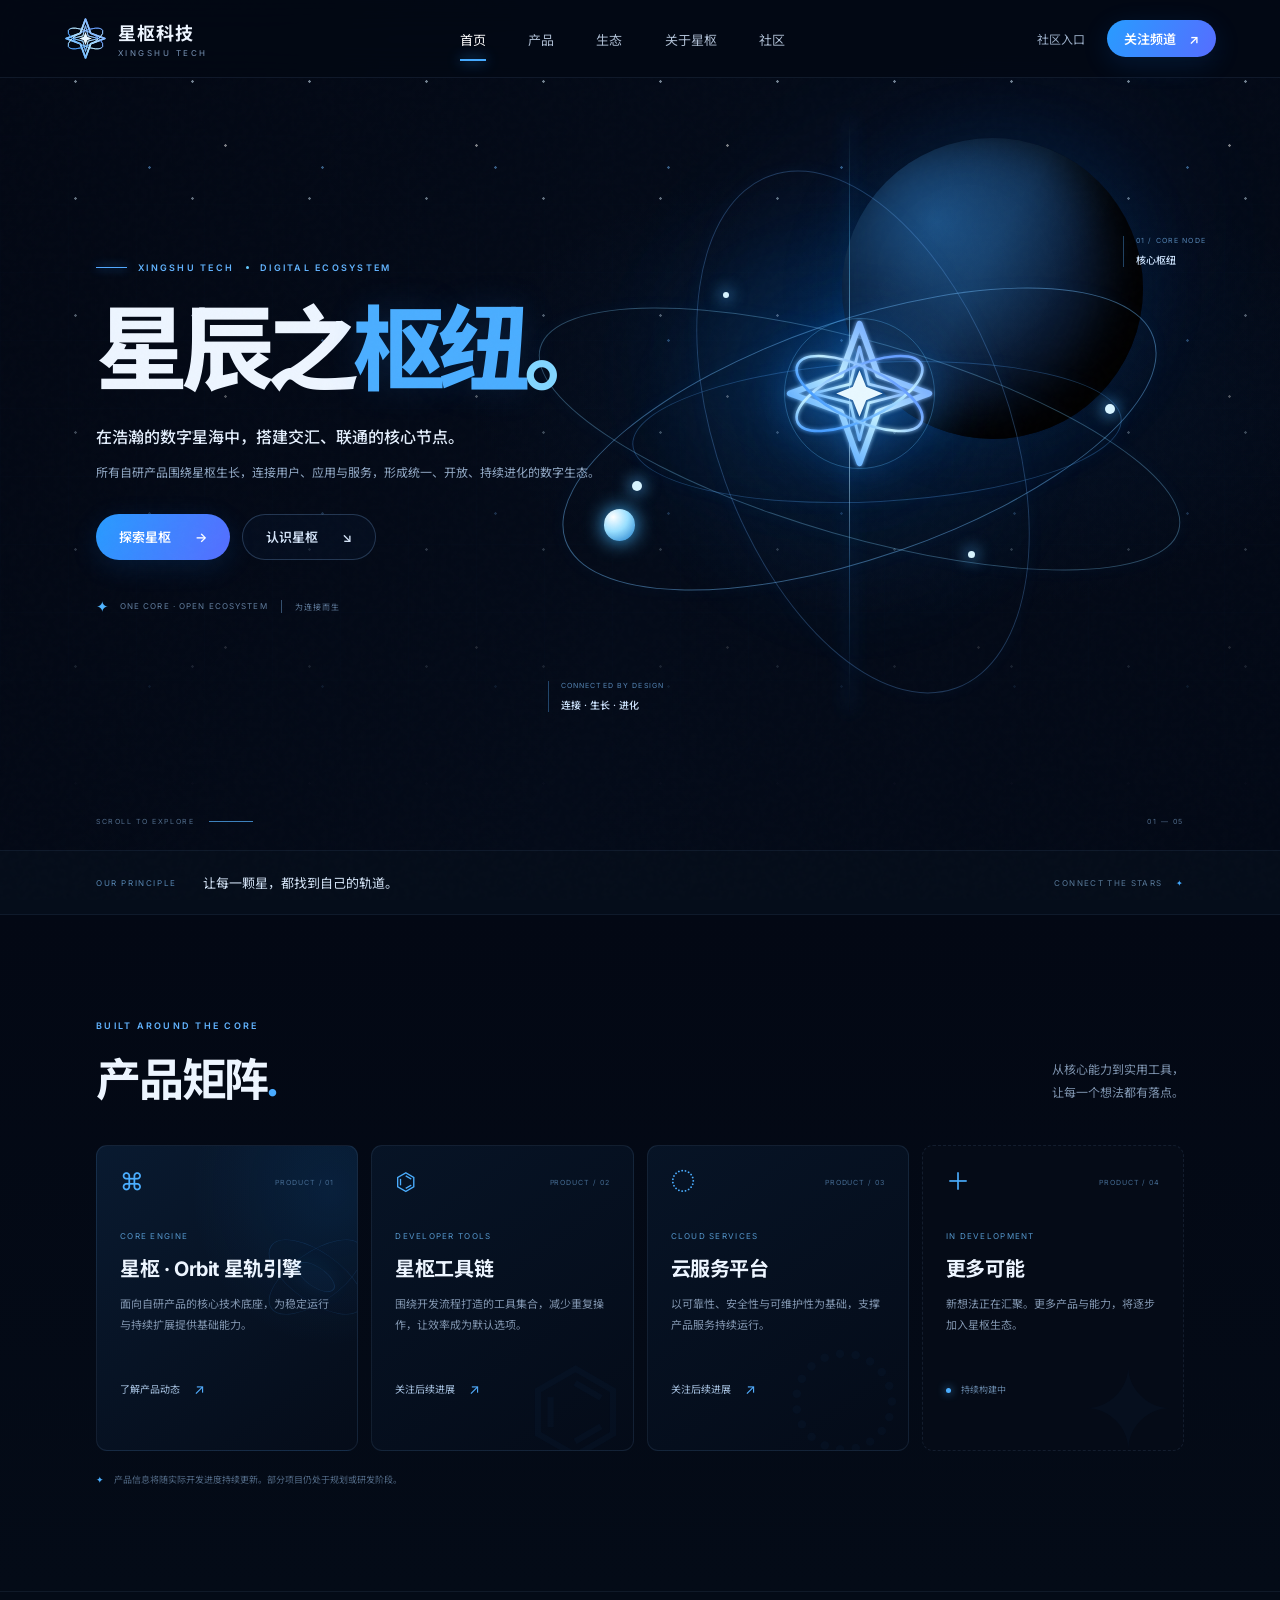
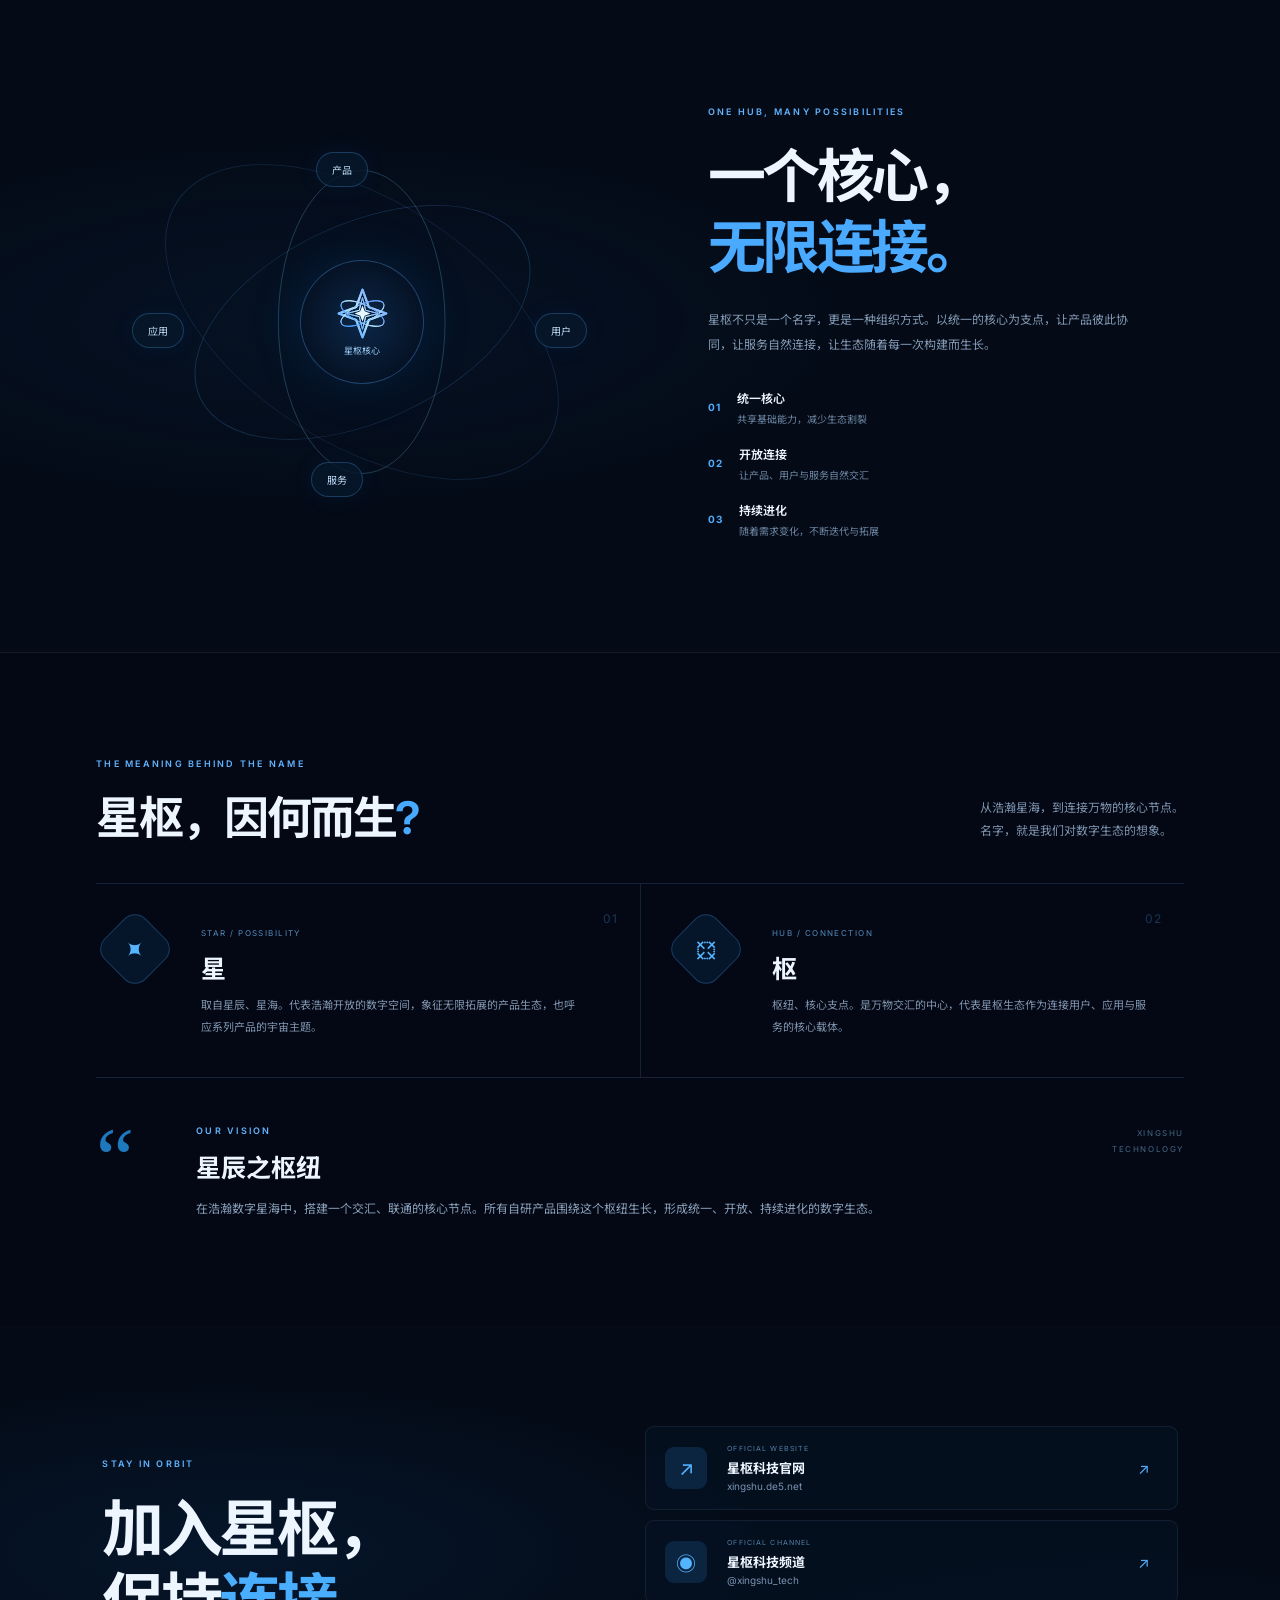
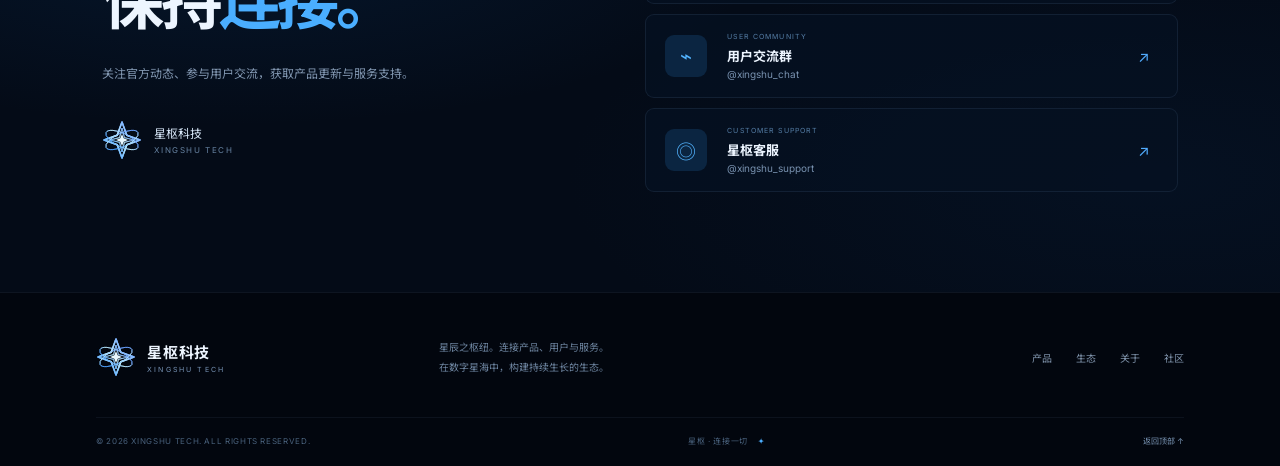
<file: index.html>
<!doctype html>
<html lang="zh-CN">
<head>
<meta charset="utf-8"><meta name="viewport" content="width=device-width,initial-scale=1,viewport-fit=cover">
<meta name="theme-color" content="#030814"><meta name="description" content="星枢科技 XINGSHU TECH——星辰之枢纽。在浩瀚数字星海中，连接产品、用户与服务，构建统一、开放、持续进化的数字生态。">
<meta property="og:type" content="website"><meta property="og:title" content="星枢科技｜XINGSHU TECH"><meta property="og:description" content="星辰之枢纽 · 连接产品、用户与服务"><meta property="og:image" content="assets/og-cover.svg">
<meta name="twitter:card" content="summary_large_image"><title>星枢科技｜XINGSHU TECH</title>
<link rel="icon" href="assets/favicon.svg" type="image/svg+xml"><link rel="stylesheet" href="styles.css">
</head>
<body>
<a class="skip-link" href="#main">跳转到主要内容</a>
<header class="site-header" id="header">
  <a class="brand" href="#home" aria-label="星枢科技首页"><img src="assets/logo.svg" alt=""><span><strong>星枢科技</strong><small>XINGSHU TECH</small></span></a>
  <nav class="desktop-nav" aria-label="主导航"><a href="#home" class="nav-link active">首页</a><a href="#products" class="nav-link">产品</a><a href="#ecosystem" class="nav-link">生态</a><a href="#about" class="nav-link">关于星枢</a><a href="#community" class="nav-link">社区</a></nav>
  <div class="header-actions"><a class="header-quiet" href="#community">社区入口</a><a class="button button-small button-blue" href="https://t.me/xingshu_tech" target="_blank" rel="noopener noreferrer">关注频道 <span>↗</span></a></div>
  <button class="menu-toggle" aria-label="打开导航菜单" aria-expanded="false"><span></span><span></span></button>
</header>
<div class="mobile-nav" id="mobileNav"><a href="#home">首页</a><a href="#products">产品</a><a href="#ecosystem">生态</a><a href="#about">关于星枢</a><a href="#community">社区</a><a href="https://t.me/xingshu_tech" target="_blank" rel="noopener noreferrer">官方频道 ↗</a></div>
<main id="main">
<section class="hero" id="home">
  <div class="hero-grid" aria-hidden="true"></div><div class="hero-stars" aria-hidden="true"></div><div class="aurora aurora-one"></div><div class="aurora aurora-two"></div>
  <div class="hero-inner">
    <div class="hero-content reveal">
      <div class="eyebrow"><span class="eyebrow-line"></span> XINGSHU TECH <span class="eyebrow-dot"></span> DIGITAL ECOSYSTEM</div>
      <h1>星辰之<span>枢纽</span><i>。</i></h1>
      <p class="hero-lead">在浩瀚的数字星海中，搭建交汇、联通的核心节点。</p>
      <p class="hero-sub">所有自研产品围绕星枢生长，连接用户、应用与服务，形成统一、开放、持续进化的数字生态。</p>
      <div class="hero-actions"><a class="button button-blue" href="#products">探索星枢 <span>→</span></a><a class="button button-outline" href="#about">认识星枢 <span>↘</span></a></div>
      <div class="hero-proof"><span class="proof-mark">✦</span><span>ONE CORE · OPEN ECOSYSTEM</span><span class="proof-divider"></span><span>为连接而生</span></div>
    </div>
    <div class="cosmos" aria-label="星枢核心星体与轨道视觉">
      <div class="cosmos-halo"></div><div class="planet planet-large"></div><div class="planet planet-small"></div>
      <div class="orbit orbit-a"></div><div class="orbit orbit-b"></div><div class="orbit orbit-c"></div><div class="orbit orbit-d"></div>
      <div class="core-beam"></div><div class="core-symbol"><img src="assets/logo-mark.svg" alt=""></div>
      <span class="orbit-node node-a"></span><span class="orbit-node node-b"></span><span class="orbit-node node-c"></span><span class="orbit-node node-d"></span>
      <div class="cosmos-label label-top"><span>01 / CORE NODE</span><b>核心枢纽</b></div><div class="cosmos-label label-bottom"><span>CONNECTED BY DESIGN</span><b>连接 · 生长 · 进化</b></div>
    </div>
  </div>
  <div class="hero-bottom"><span>SCROLL TO EXPLORE</span><span class="scroll-line"></span><span>01 — 05</span></div>
</section>

<section class="intro-strip"><div class="strip-label">OUR PRINCIPLE</div><p>让每一颗星，都找到自己的轨道。</p><span>CONNECT THE STARS <b>✦</b></span></section>

<section class="section section-products" id="products">
  <div class="section-head reveal"><div><span class="eyebrow">BUILT AROUND THE CORE</span><h2>产品矩阵<span class="blue-dot">.</span></h2></div><p>从核心能力到实用工具，<br>让每一个想法都有落点。</p></div>
  <div class="product-grid">
    <article class="product-card product-featured reveal"><div class="product-card-top"><span class="product-icon icon-core">⌘</span><span class="product-index">PRODUCT / 01</span></div><div class="product-orbit-art" aria-hidden="true"><span></span><span></span><span></span></div><div class="product-card-copy"><span class="product-tag">CORE ENGINE</span><h3>星枢 · Orbit 星轨引擎</h3><p>面向自研产品的核心技术底座，为稳定运行与持续扩展提供基础能力。</p><a href="#community" class="text-link">了解产品动态 <span>↗</span></a></div></article>
    <article class="product-card reveal"><div class="product-card-top"><span class="product-icon">⌬</span><span class="product-index">PRODUCT / 02</span></div><span class="product-tag">DEVELOPER TOOLS</span><h3>星枢工具链</h3><p>围绕开发流程打造的工具集合，减少重复操作，让效率成为默认选项。</p><a href="#community" class="text-link">关注后续进展 <span>↗</span></a><div class="card-watermark">⌬</div></article>
    <article class="product-card reveal"><div class="product-card-top"><span class="product-icon">◌</span><span class="product-index">PRODUCT / 03</span></div><span class="product-tag">CLOUD SERVICES</span><h3>云服务平台</h3><p>以可靠性、安全性与可维护性为基础，支撑产品服务持续运行。</p><a href="#community" class="text-link">关注后续进展 <span>↗</span></a><div class="card-watermark">◌</div></article>
    <article class="product-card product-coming reveal"><div class="product-card-top"><span class="product-icon">＋</span><span class="product-index">PRODUCT / 04</span></div><span class="product-tag">IN DEVELOPMENT</span><h3>更多可能</h3><p>新想法正在汇聚。更多产品与能力，将逐步加入星枢生态。</p><span class="coming-label"><i></i> 持续构建中</span><div class="card-watermark">✦</div></article>
  </div>
  <p class="section-note"><span>✦</span> 产品信息将随实际开发进度持续更新。部分项目仍处于规划或研发阶段。</p>
</section>

<section class="ecosystem-section" id="ecosystem"><div class="eco-visual"><div class="eco-ring ring-one"></div><div class="eco-ring ring-two"></div><div class="eco-ring ring-three"></div><div class="eco-center"><img src="assets/logo-mark.svg" alt="星枢标志"><span>星枢核心</span></div><div class="eco-node eco-n1">产品</div><div class="eco-node eco-n2">用户</div><div class="eco-node eco-n3">服务</div><div class="eco-node eco-n4">应用</div></div><div class="eco-copy reveal"><span class="eyebrow">ONE HUB, MANY POSSIBILITIES</span><h2>一个核心，<br><span>无限连接。</span></h2><p>星枢不只是一个名字，更是一种组织方式。以统一的核心为支点，让产品彼此协同，让服务自然连接，让生态随着每一次构建而生长。</p><div class="eco-points"><div><b>01</b><span><strong>统一核心</strong><small>共享基础能力，减少生态割裂</small></span></div><div><b>02</b><span><strong>开放连接</strong><small>让产品、用户与服务自然交汇</small></span></div><div><b>03</b><span><strong>持续进化</strong><small>随着需求变化，不断迭代与拓展</small></span></div></div></div></section>

<section class="about-section section" id="about"><div class="section-head reveal"><div><span class="eyebrow">THE MEANING BEHIND THE NAME</span><h2>星枢，因何而生<span class="blue-dot">?</span></h2></div><p>从浩瀚星海，到连接万物的核心节点。<br>名字，就是我们对数字生态的想象。</p></div><div class="meaning-layout"><article class="meaning-card reveal"><div class="meaning-symbol">✦</div><div><span class="meaning-en">STAR / POSSIBILITY</span><h3>星</h3><p>取自星辰、星海。代表浩瀚开放的数字空间，象征无限拓展的产品生态，也呼应系列产品的宇宙主题。</p></div><span class="meaning-number">01</span></article><article class="meaning-card reveal"><div class="meaning-symbol">⌖</div><div><span class="meaning-en">HUB / CONNECTION</span><h3>枢</h3><p>枢纽、核心支点。是万物交汇的中心，代表星枢生态作为连接用户、应用与服务的核心载体。</p></div><span class="meaning-number">02</span></article></div><div class="brand-manifesto reveal"><span class="manifesto-mark">“</span><div><span class="eyebrow">OUR VISION</span><h3>星辰之枢纽</h3><p>在浩瀚数字星海中，搭建一个交汇、联通的核心节点。所有自研产品围绕这个枢纽生长，形成统一、开放、持续进化的数字生态。</p></div><span class="manifesto-aside">XINGSHU<br>TECHNOLOGY</span></div></section>

<section class="community-section" id="community"><div class="community-bg"></div><div class="community-content"><div class="community-copy reveal"><span class="eyebrow">STAY IN ORBIT</span><h2>加入星枢，<br>保持<span>连接。</span></h2><p>关注官方动态、参与用户交流，获取产品更新与服务支持。</p><div class="community-signature"><img src="assets/logo-mark.svg" alt=""><span>星枢科技<br><small>XINGSHU TECH</small></span></div></div><div class="community-list reveal">
<a href="https://xingshu.de5.net" target="_blank" rel="noopener noreferrer" class="community-link"><span class="community-icon">↗</span><span class="community-meta"><small>OFFICIAL WEBSITE</small><strong>星枢科技官网</strong><em>xingshu.de5.net</em></span><span class="link-arrow">↗</span></a>
<a href="https://t.me/xingshu_tech" target="_blank" rel="noopener noreferrer" class="community-link"><span class="community-icon">◉</span><span class="community-meta"><small>OFFICIAL CHANNEL</small><strong>星枢科技频道</strong><em>@xingshu_tech</em></span><span class="link-arrow">↗</span></a>
<a href="https://t.me/xingshu_chat" target="_blank" rel="noopener noreferrer" class="community-link"><span class="community-icon">⌁</span><span class="community-meta"><small>USER COMMUNITY</small><strong>用户交流群</strong><em>@xingshu_chat</em></span><span class="link-arrow">↗</span></a>
<a href="https://t.me/xingshu_support" target="_blank" rel="noopener noreferrer" class="community-link"><span class="community-icon">◎</span><span class="community-meta"><small>CUSTOMER SUPPORT</small><strong>星枢客服</strong><em>@xingshu_support</em></span><span class="link-arrow">↗</span></a>
</div></div></section>
</main>
<footer class="site-footer"><div class="footer-main"><a class="brand footer-brand" href="#home"><img src="assets/logo.svg" alt=""><span><strong>星枢科技</strong><small>XINGSHU TECH</small></span></a><p>星辰之枢纽。连接产品、用户与服务。<br>在数字星海中，构建持续生长的生态。</p><div class="footer-nav"><a href="#products">产品</a><a href="#ecosystem">生态</a><a href="#about">关于</a><a href="#community">社区</a></div></div><div class="footer-bottom"><span>© 2026 XINGSHU TECH. ALL RIGHTS RESERVED.</span><span>星枢 · 连接一切 <b>✦</b></span><a href="#home">返回顶部 ↑</a></div></footer>
<script src="script.js" defer></script>
</body></html>
</file>
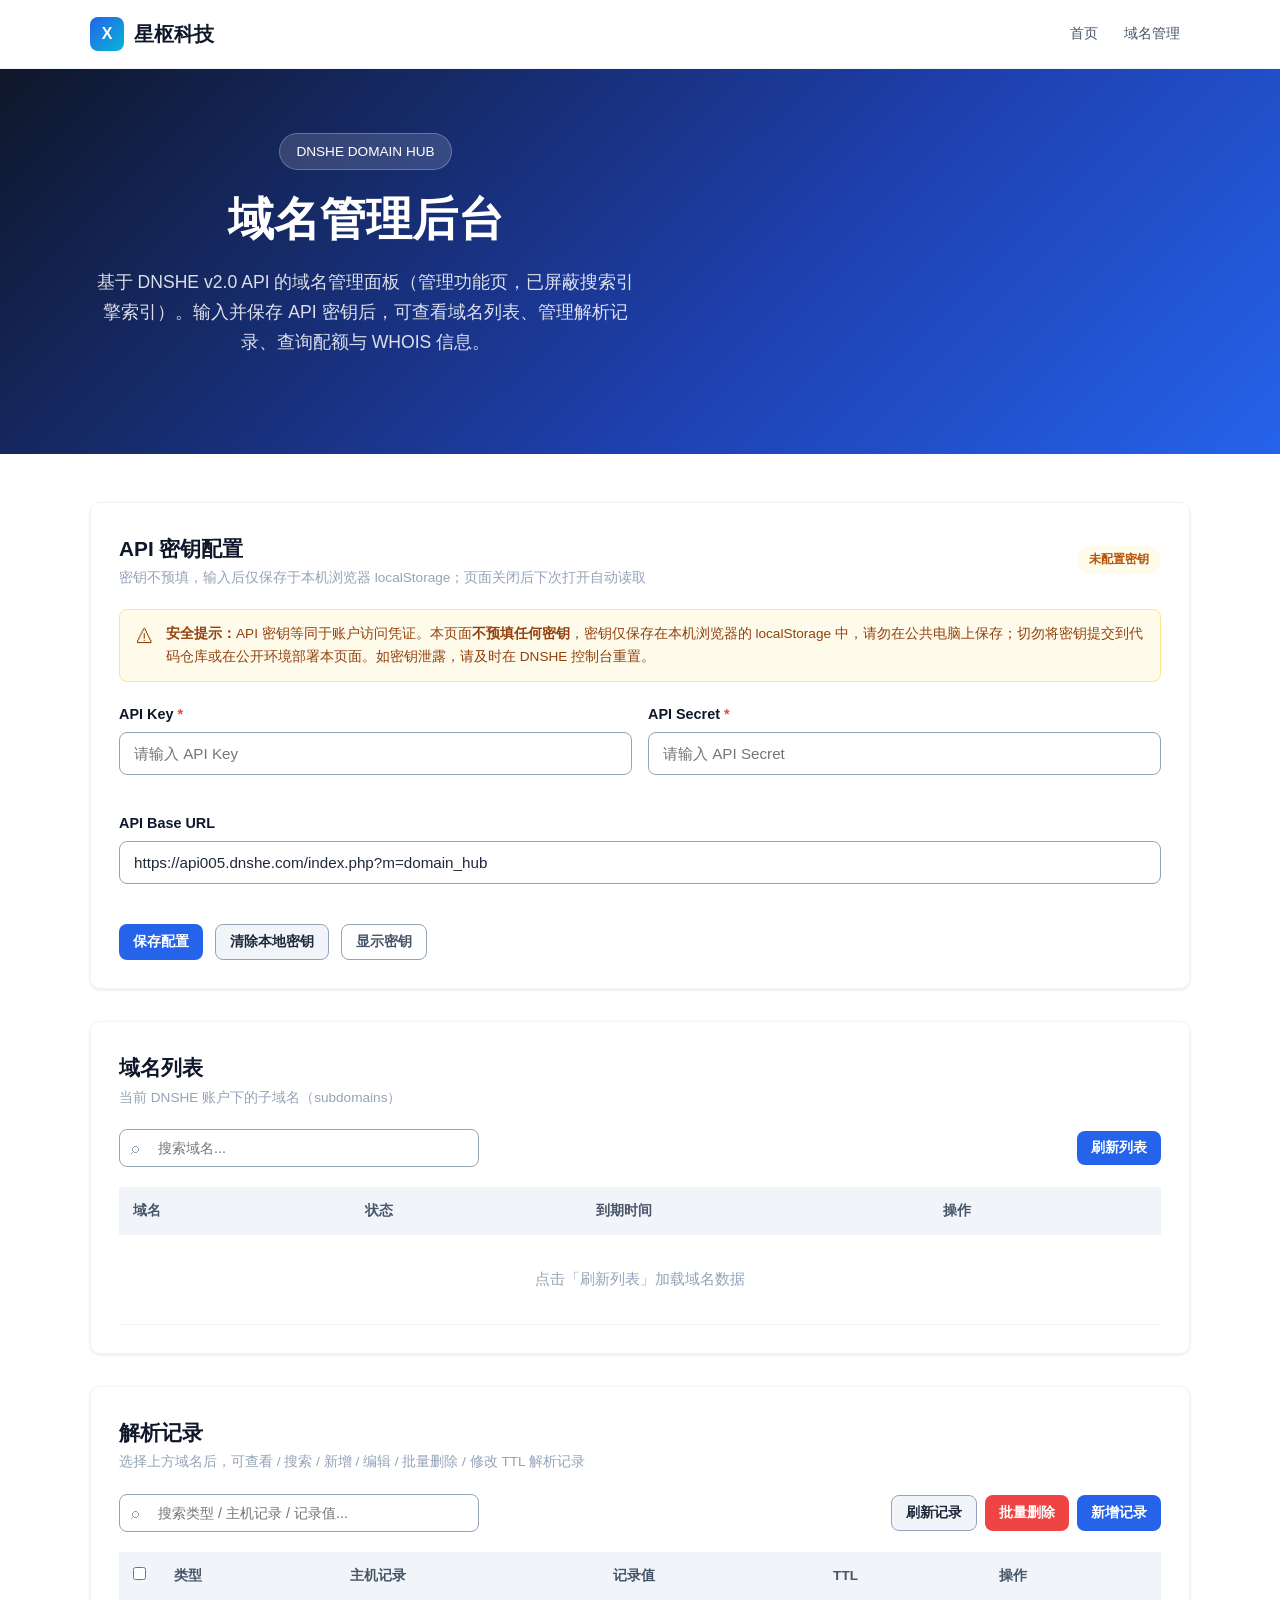
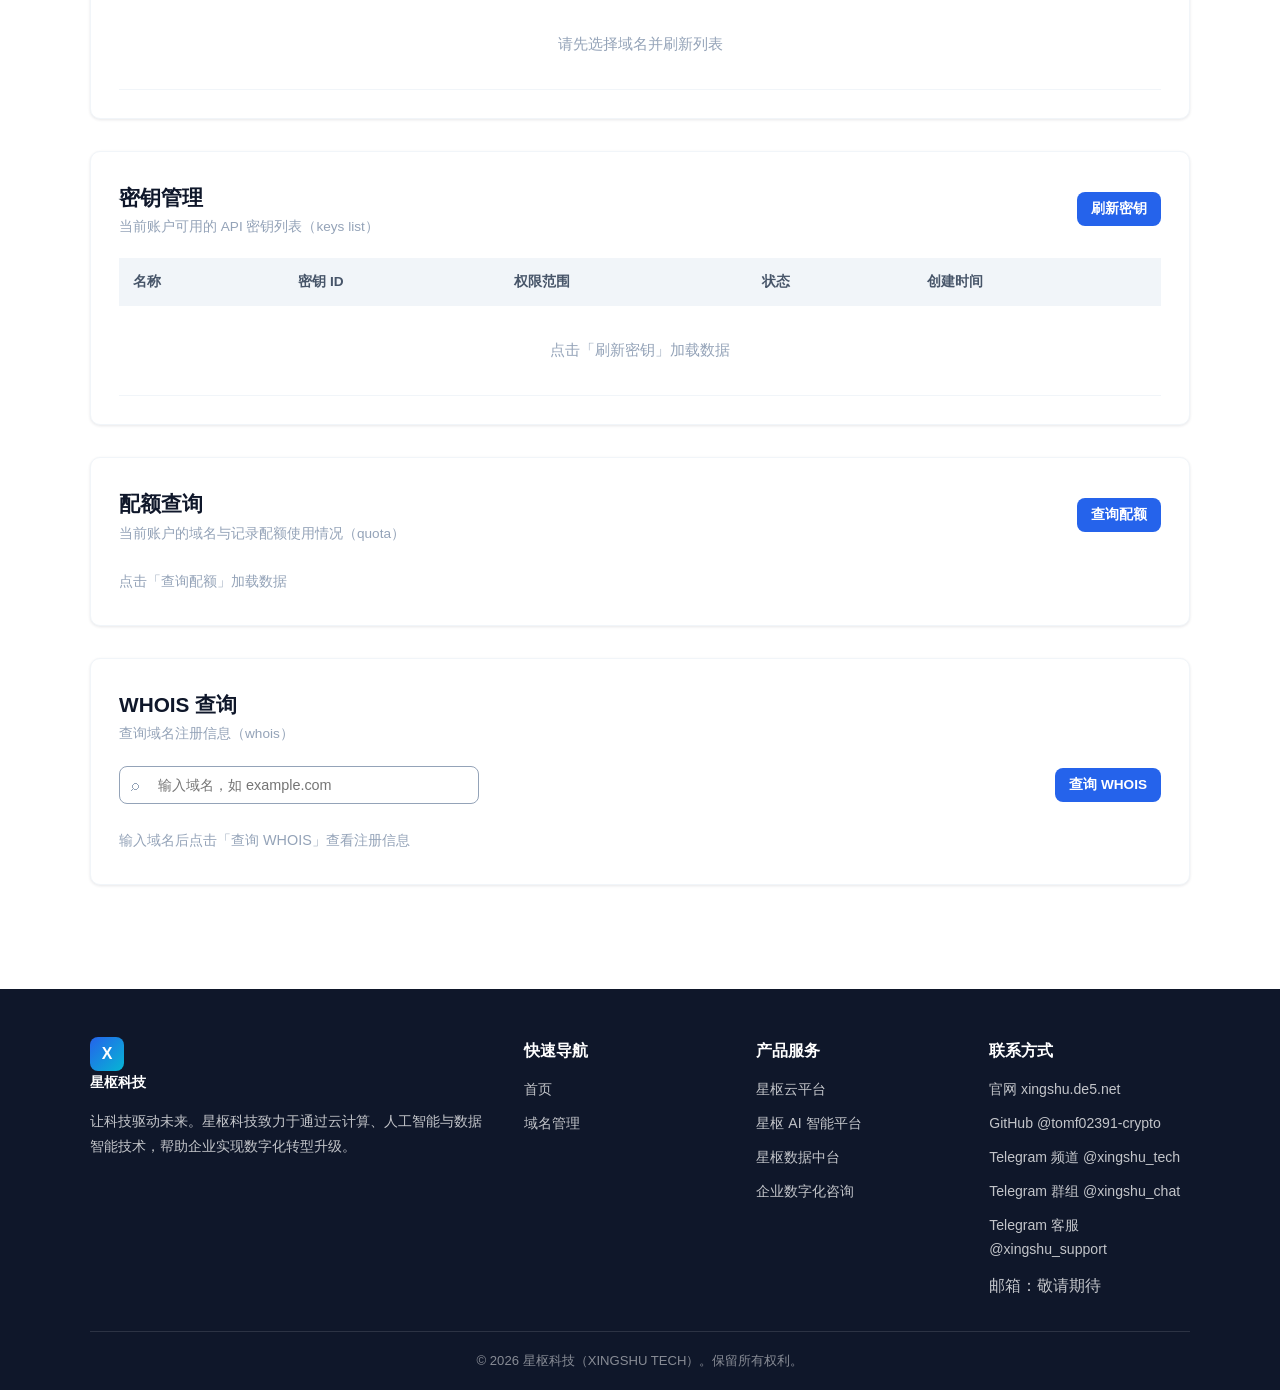
<file: dns.html>
<!DOCTYPE html>
<html lang="zh-CN">
<head>
  <meta charset="UTF-8" />
  <meta name="viewport" content="width=device-width, initial-scale=1.0" />
  <meta http-equiv="Content-Security-Policy" content="default-src 'self'; script-src 'self'; style-src 'self' 'unsafe-inline'; img-src 'self' data:; font-src 'self'; connect-src 'self' https://api005.dnshe.com; base-uri 'self'; form-action 'self'" />
  <meta http-equiv="X-Content-Type-Options" content="nosniff" />
  <meta name="referrer" content="strict-origin-when-cross-origin" />
  <meta http-equiv="X-Frame-Options" content="SAMEORIGIN" />
  <meta name="robots" content="noindex,nofollow" />
  <meta name="description" content="DNSHE 域名管理后台（管理功能页，不公开索引） - 域名列表与解析记录管理" />
  <title>域名管理 - 星枢科技 XINGSHU TECH</title>
  <link rel="icon" href="favicon.ico" type="image/x-icon" />
  <link rel="stylesheet" href="style.css" />
</head>
<body>

  <!-- 导航栏 -->
  <header class="navbar">
    <div class="container">
      <a href="index.html" class="logo">
        <span class="logo-icon">X</span>
        <span>星枢科技</span>
      </a>
      <nav class="nav-links">
        <a href="index.html">首页</a>
        <a href="dns.html">域名管理</a>
      </nav>
      <button class="nav-toggle" aria-label="切换导航菜单">
        <span></span>
        <span></span>
        <span></span>
      </button>
    </div>
  </header>

  <!-- 页头横幅 -->
  <section class="hero" style="padding: 64px 0;">
    <div class="container">
      <div class="hero-content" style="text-align:center; margin: 0 auto; max-width: 760px;">
        <span class="tagline">DNSHE DOMAIN HUB</span>
        <h1>域名管理后台</h1>
        <p>基于 DNSHE v2.0 API 的域名管理面板（管理功能页，已屏蔽搜索引擎索引）。输入并保存 API 密钥后，可查看域名列表、管理解析记录、查询配额与 WHOIS 信息。</p>
      </div>
    </div>
  </section>

  <!-- 管理区 -->
  <section class="section" style="padding-top: 48px;">
    <div class="container">

      <!-- 提示消息 -->
      <div class="msg" id="msgBox"></div>

      <!-- 密钥配置面板 -->
      <div class="dns-panel">
        <div class="panel-head">
          <div>
            <h2>API 密钥配置</h2>
            <div class="panel-sub">密钥不预填，输入后仅保存于本机浏览器 localStorage；页面关闭后下次打开自动读取</div>
          </div>
          <span class="badge badge-warn" id="configState">未配置密钥</span>
        </div>

        <div class="security-tip">
          <span class="tip-icon">⚠</span>
          <div>
            <strong>安全提示：</strong>API 密钥等同于账户访问凭证。本页面<strong>不预填任何密钥</strong>，密钥仅保存在本机浏览器的 localStorage 中，请勿在公共电脑上保存；切勿将密钥提交到代码仓库或在公开环境部署本页面。如密钥泄露，请及时在 DNSHE 控制台重置。
          </div>
        </div>

        <div class="config-grid">
          <div class="form-group">
            <label for="apiKey">API Key <span class="required">*</span></label>
            <input type="password" id="apiKey" name="apiKey" autocomplete="off" placeholder="请输入 API Key" />
          </div>
          <div class="form-group">
            <label for="apiSecret">API Secret <span class="required">*</span></label>
            <input type="password" id="apiSecret" name="apiSecret" autocomplete="off" placeholder="请输入 API Secret" />
          </div>
          <div class="form-group" style="grid-column: 1 / -1;">
            <label for="baseUrl">API Base URL</label>
            <input type="text" id="baseUrl" name="baseUrl" placeholder="https://api005.dnshe.com/index.php?m=domain_hub" />
          </div>
        </div>

        <div class="config-actions">
          <button class="btn btn-primary btn-sm" id="saveConfigBtn" type="button">保存配置</button>
          <button class="btn btn-secondary btn-sm" id="resetConfigBtn" type="button">清除本地密钥</button>
          <button class="btn btn-outline btn-sm" id="toggleSecretBtn" type="button" style="color: var(--gray-600); border-color: var(--gray-400);">显示密钥</button>
        </div>
      </div>

      <!-- 域名列表 -->
      <div class="dns-panel">
        <div class="panel-head">
          <div>
            <h2>域名列表</h2>
            <div class="panel-sub">当前 DNSHE 账户下的子域名（subdomains）</div>
          </div>
        </div>
        <div class="toolbar">
          <div class="search-box">
            <span class="search-icon">⌕</span>
            <input type="text" id="domainSearch" placeholder="搜索域名..." />
          </div>
          <button class="btn btn-primary btn-sm" id="refreshDomainsBtn" type="button">刷新列表</button>
        </div>
        <div class="dns-table-wrap">
          <table class="dns-table" id="domainsTable">
            <thead>
              <tr>
                <th>域名</th>
                <th>状态</th>
                <th>到期时间</th>
                <th>操作</th>
              </tr>
            </thead>
            <tbody id="domainsBody">
              <tr class="empty-row"><td colspan="4">点击「刷新列表」加载域名数据</td></tr>
            </tbody>
          </table>
        </div>
      </div>

      <!-- 解析记录 -->
      <div class="dns-panel">
        <div class="panel-head">
          <div>
            <h2>解析记录</h2>
            <div class="panel-sub">选择上方域名后，可查看 / 搜索 / 新增 / 编辑 / 批量删除 / 修改 TTL 解析记录</div>
          </div>
        </div>
        <div class="toolbar">
          <div class="search-box">
            <span class="search-icon">⌕</span>
            <input type="text" id="recordSearch" placeholder="搜索类型 / 主机记录 / 记录值..." />
          </div>
          <div style="display:flex; gap:8px; flex-wrap:wrap;">
            <button class="btn btn-secondary btn-sm" id="refreshRecordsBtn" type="button">刷新记录</button>
            <button class="btn btn-danger btn-sm" id="batchDeleteBtn" type="button" disabled>批量删除</button>
            <button class="btn btn-primary btn-sm" id="addRecordBtn" type="button" disabled>新增记录</button>
          </div>
        </div>
        <div class="dns-table-wrap">
          <table class="dns-table" id="recordsTable">
            <thead>
              <tr>
                <th style="width:36px;"><input type="checkbox" id="selectAllRecords" title="全选本页" /></th>
                <th>类型</th>
                <th>主机记录</th>
                <th>记录值</th>
                <th>TTL</th>
                <th>操作</th>
              </tr>
            </thead>
            <tbody id="recordsBody">
              <tr class="empty-row"><td colspan="6">请先选择域名并刷新列表</td></tr>
            </tbody>
          </table>
        </div>
        <div class="pagination" id="recordPagination" style="display:none;">
          <span class="page-info" id="pageInfo">—</span>
          <div class="page-btns">
            <button class="btn btn-outline btn-sm" id="pagePrevBtn" type="button" disabled>上一页</button>
            <span class="page-nums" id="pageNums"></span>
            <button class="btn btn-outline btn-sm" id="pageNextBtn" type="button" disabled>下一页</button>
          </div>
        </div>
      </div>

      <!-- 新增/编辑记录表单（内联） -->
      <div class="dns-panel" id="addRecordPanel" style="display:none;">
        <div class="panel-head">
          <h2 id="addRecordTitle">新增解析记录</h2>
          <span class="panel-sub" id="addRecordTarget">—</span>
        </div>
        <div class="config-grid">
          <div class="form-group">
            <label for="recType">记录类型 <span class="required">*</span></label>
            <select id="recType">
              <option value="A">A</option>
              <option value="AAAA">AAAA</option>
              <option value="CNAME">CNAME</option>
              <option value="MX">MX</option>
              <option value="TXT">TXT</option>
              <option value="NS">NS</option>
            </select>
          </div>
          <div class="form-group">
            <label for="recName">主机记录 <span class="required">*</span></label>
            <input type="text" id="recName" placeholder="如 @ 或 www / sub" />
          </div>
          <div class="form-group">
            <label for="recValue">记录值 <span class="required">*</span></label>
            <input type="text" id="recValue" placeholder="如 1.2.3.4 / target.example.com" />
          </div>
          <div class="form-group">
            <label for="recTtl">TTL（秒）</label>
            <input type="number" id="recTtl" value="600" min="60" step="60" />
          </div>
        </div>
        <div class="config-actions">
          <button class="btn btn-primary btn-sm" id="submitRecordBtn" type="button">提交记录</button>
          <button class="btn btn-secondary btn-sm" id="cancelRecordBtn" type="button">取消</button>
        </div>
      </div>

      <!-- 密钥管理（keys list） -->
      <div class="dns-panel">
        <div class="panel-head">
          <div>
            <h2>密钥管理</h2>
            <div class="panel-sub">当前账户可用的 API 密钥列表（keys list）</div>
          </div>
          <button class="btn btn-primary btn-sm" id="keysRefreshBtn" type="button">刷新密钥</button>
        </div>
        <div class="dns-table-wrap">
          <table class="dns-table" id="keysTable">
            <thead>
              <tr>
                <th>名称</th>
                <th>密钥 ID</th>
                <th>权限范围</th>
                <th>状态</th>
                <th>创建时间</th>
              </tr>
            </thead>
            <tbody id="keysBody">
              <tr class="empty-row"><td colspan="5">点击「刷新密钥」加载数据</td></tr>
            </tbody>
          </table>
        </div>
      </div>

      <!-- 配额查询（quota） -->
      <div class="dns-panel">
        <div class="panel-head">
          <div>
            <h2>配额查询</h2>
            <div class="panel-sub">当前账户的域名与记录配额使用情况（quota）</div>
          </div>
          <button class="btn btn-primary btn-sm" id="quotaRefreshBtn" type="button">查询配额</button>
        </div>
        <div id="quotaBox" class="quota-box">
          <p class="muted">点击「查询配额」加载数据</p>
        </div>
      </div>

      <!-- WHOIS 查询 -->
      <div class="dns-panel">
        <div class="panel-head">
          <div>
            <h2>WHOIS 查询</h2>
            <div class="panel-sub">查询域名注册信息（whois）</div>
          </div>
        </div>
        <div class="toolbar">
          <div class="search-box" style="flex:1;">
            <span class="search-icon">⌕</span>
            <input type="text" id="whoisDomainInput" placeholder="输入域名，如 example.com" />
          </div>
          <button class="btn btn-primary btn-sm" id="whoisBtn" type="button">查询 WHOIS</button>
        </div>
        <div id="whoisBox" class="whois-box">
          <p class="muted">输入域名后点击「查询 WHOIS」查看注册信息</p>
        </div>
      </div>

    </div>
  </section>

  <!-- 页脚 -->
  <footer class="footer">
    <div class="container">
      <div class="footer-grid">
        <div class="footer-col">
          <a href="index.html" class="logo" style="color:#fff;">
            <span class="logo-icon">X</span>
            <span>星枢科技</span>
          </a>
          <p style="margin-top:14px;">让科技驱动未来。星枢科技致力于通过云计算、人工智能与数据智能技术，帮助企业实现数字化转型升级。</p>
        </div>
        <div class="footer-col">
          <h4>快速导航</h4>
          <a href="index.html">首页</a>
          <a href="dns.html">域名管理</a>
        </div>
        <div class="footer-col">
          <h4>产品服务</h4>
          <a href="index.html#products">星枢云平台</a>
          <a href="index.html#products">星枢 AI 智能平台</a>
          <a href="index.html#products">星枢数据中台</a>
          <a href="index.html#products">企业数字化咨询</a>
        </div>
        <div class="footer-col">
          <h4>联系方式</h4>
          <a href="https://xingshu.de5.net" target="_blank" rel="noopener">官网 xingshu.de5.net</a>
          <a href="https://github.com/tomf02391-crypto" target="_blank" rel="noopener">GitHub @tomf02391-crypto</a>
          <a href="https://t.me/xingshu_tech" target="_blank" rel="noopener">Telegram 频道 @xingshu_tech</a>
          <a href="https://t.me/xingshu_chat" target="_blank" rel="noopener">Telegram 群组 @xingshu_chat</a>
          <a href="https://t.me/xingshu_support" target="_blank" rel="noopener">Telegram 客服 @xingshu_support</a>
          <div class="footer-mail">邮箱：敬请期待</div>
        </div>
      </div>
      <div class="footer-bottom">
        © <span id="currentYear">2026</span> 星枢科技（XINGSHU TECH）。保留所有权利。
      </div>
    </div>
  </footer>

  <button class="back-top" aria-label="返回顶部">↑</button>

  <!-- 删除确认模态框 -->
  <div class="modal-mask" id="deleteModal">
    <div class="modal-box">
      <h3>确认删除解析记录？</h3>
      <p id="deleteModalText">—</p>
      <div class="modal-actions">
        <button class="btn btn-secondary btn-sm" id="deleteCancelBtn" type="button">取消</button>
        <button class="btn btn-danger btn-sm" id="deleteConfirmBtn" type="button">确认删除</button>
      </div>
    </div>
  </div>

  <script src="js/dns-config.js"></script>
  <script src="js/dns-page.js"></script>
  <script>
    document.querySelector('.nav-toggle')?.addEventListener('click', function () {
      document.querySelector('.nav-links')?.classList.toggle('open');
    });
    const backTop = document.querySelector('.back-top');
    if (backTop) {
      backTop.addEventListener('click', function () { window.scrollTo({ top: 0, behavior: 'smooth' }); });
      window.addEventListener('scroll', function () {
        backTop.classList.toggle('visible', window.scrollY > 300);
      }, { passive: true });
    }
    const yearEl = document.getElementById('currentYear');
    if (yearEl) yearEl.textContent = new Date().getFullYear();
  </script>
</body>
</html>
</file>
<file: styles.css>
@import url('https://fonts.googleapis.com/css2?family=Inter:wght@400;500;600;700;800&family=Noto+Sans+SC:wght@400;500;600;700;800&display=swap');
:root{--bg:#030814;--bg2:#050d1b;--panel:#071326;--line:rgba(119,169,226,.16);--blue:#46aaff;--blue2:#277eff;--text:#edf5ff;--muted:#8a9db7;--dim:#506984;--content:1180px}*{box-sizing:border-box}html{scroll-behavior:smooth;scroll-padding-top:88px}body{margin:0;background:var(--bg);color:var(--text);font-family:Inter,"Noto Sans SC",system-ui,sans-serif;-webkit-font-smoothing:antialiased;overflow-x:hidden}body:after{content:"";position:fixed;inset:0;pointer-events:none;z-index:30;opacity:.025;background-image:url("data:image/svg+xml,%3Csvg viewBox='0 0 180 180' xmlns='http://www.w3.org/2000/svg'%3E%3Cfilter id='n'%3E%3CfeTurbulence type='fractalNoise' baseFrequency='.8' numOctaves='4' stitchTiles='stitch'/%3E%3C/filter%3E%3Crect width='100%25' height='100%25' filter='url(%23n)' opacity='.6'/%3E%3C/svg%3E")}a{color:inherit;text-decoration:none}button{font:inherit}.skip-link{position:absolute;top:-100px;left:10px;background:#fff;color:#000;padding:10px;z-index:100}.skip-link:focus{top:10px}.site-header{height:78px;position:fixed;z-index:50;inset:0 0 auto;display:flex;align-items:center;padding:0 max(5%,calc((100% - 1320px)/2));border-bottom:1px solid rgba(127,174,226,.11);background:rgba(3,8,20,.78);backdrop-filter:blur(18px);transition:background .3s}.site-header.scrolled{background:rgba(3,8,20,.96)}.brand{display:flex;align-items:center;gap:11px;flex-shrink:0}.brand img{width:43px;height:43px}.brand strong,.brand small{display:block}.brand strong{font-size:18px;letter-spacing:.05em;font-weight:700}.brand small{font-size:8px;color:#7995b7;letter-spacing:.31em;margin-top:3px}.desktop-nav{display:flex;align-items:center;gap:clamp(22px,3.3vw,47px);margin:auto;font-size:13px;color:#aebed3}.nav-link{height:78px;display:flex;align-items:center;position:relative;transition:color .2s}.nav-link:hover,.nav-link.active{color:#fff}.nav-link.active:after{content:"";position:absolute;bottom:17px;left:0;right:0;height:2px;background:var(--blue);box-shadow:0 0 13px #2495ff}.header-actions{display:flex;align-items:center;gap:22px;font-size:12px}.header-quiet{color:#9cafc8}.button{display:inline-flex;align-items:center;justify-content:center;gap:24px;min-height:46px;padding:0 23px;border-radius:30px;font-size:13px;font-weight:600;transition:transform .25s,border-color .25s,box-shadow .25s}.button:hover{transform:translateY(-2px)}.button-small{min-height:37px;padding:0 17px;gap:13px}.button-blue{background:linear-gradient(115deg,#289cff,#566dff);box-shadow:0 7px 28px #167cff24;color:white}.button-blue:hover{box-shadow:0 8px 35px #168aff48}.button-outline{border:1px solid #6f9acb4d;background:#07152a75;color:#d4e4f8}.button-outline:hover{border-color:#51adff}.menu-toggle{display:none}.mobile-nav{display:none}.hero{min-height:740px;height:min(850px,100svh);max-height:940px;position:relative;isolation:isolate;overflow:hidden;padding:0 max(7.5%,calc((100% - 1280px)/2));background:radial-gradient(ellipse at 72% 45%,#0a3d792c,transparent 35%),linear-gradient(110deg,#030814 0%,#040b19 54%,#030916 100%)}.hero-grid{position:absolute;inset:0;opacity:.14;background-image:linear-gradient(#2d70a31a 1px,transparent 1px),linear-gradient(90deg,#2d70a31a 1px,transparent 1px);background-size:68px 68px;mask-image:linear-gradient(to bottom,transparent,#000 30%,#000 78%,transparent)}.hero-stars{position:absolute;inset:0;opacity:.58;background-image:radial-gradient(#d9efff 1px,transparent 1.5px),radial-gradient(#70b9ff 1px,transparent 1.5px),radial-gradient(#fff 1px,transparent 1.5px);background-size:117px 117px,173px 173px,251px 251px;background-position:17px 23px,63px 81px,100px 20px;mask-image:linear-gradient(to bottom,#fff,transparent 95%)}.aurora{position:absolute;border-radius:50%;filter:blur(70px);pointer-events:none}.aurora-one{width:450px;height:220px;right:9%;top:20%;background:#0659c7;opacity:.17;transform:rotate(-25deg)}.aurora-two{width:240px;height:130px;right:27%;top:35%;background:#0d9fff;opacity:.11}.hero-inner{position:relative;z-index:4;width:100%;max-width:var(--content);height:100%;margin:auto;display:flex;align-items:center}.hero-content{position:relative;z-index:6;width:53%;padding-top:28px}.eyebrow{font-size:9px;letter-spacing:.25em;font-weight:600;color:#62b4ff;display:flex;align-items:center;gap:11px}.eyebrow-line{width:31px;height:1px;background:#53aaff;box-shadow:0 0 10px #268dff}.eyebrow-dot{width:3px;height:3px;border-radius:50%;background:#64caff;margin-left:1px}.hero h1{font-size:clamp(60px,7.2vw,98px);font-weight:800;letter-spacing:-.07em;line-height:1.08;margin:27px 0 22px;white-space:nowrap}.hero h1 span{color:#4baeff;text-shadow:0 0 35px #258dff26}.hero h1 i{font-style:normal;color:#83d6ff}.hero-lead{font-size:16px;line-height:1.9;color:#e4effd;margin:0 0 9px;font-weight:500}.hero-sub{font-size:12px;line-height:2;color:#91a8c4;max-width:510px;margin:0}.hero-actions{display:flex;gap:12px;margin-top:29px}.hero-proof{display:flex;align-items:center;gap:10px;color:#617d9d;font-size:8px;letter-spacing:.14em;margin-top:37px}.proof-mark{color:#51b5ff;font-size:15px}.proof-divider{height:13px;width:1px;background:#34506d;margin:0 3px}.cosmos{position:absolute;width:min(59vw,700px);height:min(59vw,700px);right:-2%;top:50%;transform:translateY(-49%);z-index:2}.cosmos-halo{position:absolute;inset:14%;border-radius:50%;background:radial-gradient(circle,#168fff13,transparent 65%);filter:blur(10px)}.planet{position:absolute;border-radius:50%;overflow:hidden}.planet-large{width:43%;aspect-ratio:1;right:9%;top:8%;background:radial-gradient(circle at 31% 28%,#1b4f83,#0a1b34 49%,#02050c 76%);box-shadow:inset -26px -16px 50px #000,0 0 75px #1376d018}.planet-large:after{content:"";position:absolute;inset:0;border-radius:50%;background:linear-gradient(120deg,transparent 25%,#3f9ff318 45%,transparent 66%)}.planet-small{width:4.5%;aspect-ratio:1;left:14%;top:61%;background:radial-gradient(circle at 30% 25%,#fff,#9adfff 45%,#1679c9);box-shadow:0 0 20px #45b8ff}.orbit{position:absolute;left:6%;top:34%;width:89%;height:34%;border:1px solid #72bfff70;border-radius:50%;transform:rotate(-19deg);box-shadow:0 0 17px #278fff0b}.orbit-b{left:3%;top:37%;width:95%;height:28%;transform:rotate(16deg);border-color:#80d1ff52}.orbit-c{left:12%;top:29%;width:78%;height:42%;transform:rotate(70deg);border-color:#65a9f64a}.orbit-d{left:18%;top:40%;width:70%;height:20%;transform:rotate(-3deg);border-color:#53a8ff4a}.core-beam{position:absolute;left:49%;top:5%;height:85%;width:1px;background:linear-gradient(transparent,#58c7ff99,#d6f6ff,#4caeff66,transparent);box-shadow:0 0 17px #218cff;opacity:.7}.core-symbol{position:absolute;left:37%;top:31%;width:27%;aspect-ratio:1;display:grid;place-items:center;filter:drop-shadow(0 0 22px #238fff9c);animation:coreFloat 7s ease-in-out infinite}.core-symbol:before{content:"";position:absolute;inset:10%;border-radius:50%;border:1px solid #5abaff54;box-shadow:0 0 50px #147fff18}.core-symbol img{width:82%;height:82%;position:relative;z-index:1}.orbit-node{position:absolute;width:10px;height:10px;background:#d8f4ff;border-radius:50%;box-shadow:0 0 15px 3px #54b7ff9c}.node-a{left:18%;top:57%}.node-b{right:13%;top:46%}.node-c{left:66%;top:67%;width:7px;height:7px}.node-d{left:31%;top:30%;width:6px;height:6px}.cosmos-label{position:absolute;display:flex;flex-direction:column;gap:7px;border-left:1px solid #5aaeff5c;padding-left:12px}.cosmos-label span{font-size:7px;letter-spacing:.16em;color:#5484b3}.cosmos-label b{font-size:10px;font-weight:500;color:#cfe5ff}.label-top{right:0;top:22%}.label-bottom{left:6%;bottom:10%}.hero-bottom{position:absolute;z-index:7;left:max(7.5%,calc((100% - 1280px)/2));right:max(7.5%,calc((100% - 1280px)/2));bottom:24px;display:flex;align-items:center;gap:15px;color:#526d8c;font-size:7px;letter-spacing:.22em}.scroll-line{width:44px;height:1px;background:#3d82bd}.hero-bottom span:last-child{margin-left:auto}.intro-strip{display:flex;align-items:center;gap:26px;padding:22px max(7.5%,calc((100% - 1280px)/2));border-top:1px solid #6d9dce17;border-bottom:1px solid #6d9dce17;background:#050d1a}.strip-label{font-size:8px;letter-spacing:.2em;color:#5786b2;white-space:nowrap}.intro-strip p{font-size:13px;margin:0;color:#d4e4f7}.intro-strip>span{margin-left:auto;font-size:8px;letter-spacing:.17em;color:#587999;white-space:nowrap}.intro-strip b{color:#43aaff;margin-left:10px}.section{padding:105px max(7.5%,calc((100% - 1280px)/2))}.section-products{background:linear-gradient(180deg,#030814,#040b17)}.section-head{display:flex;justify-content:space-between;align-items:end;margin-bottom:36px}.section-head h2{font-size:clamp(32px,4vw,45px);letter-spacing:-.05em;margin:13px 0 0}.blue-dot{color:#48aaff}.section-head>p{font-size:12px;line-height:1.9;color:#7f94af;margin:0 0 4px}.product-grid{display:grid;grid-template-columns:repeat(4,minmax(0,1fr));gap:13px}.product-card{position:relative;overflow:hidden;min-height:306px;padding:24px 23px 22px;border:1px solid #7399c421;border-radius:11px;background:linear-gradient(145deg,#081629d9,#050c19d9);transition:transform .3s,border-color .3s,background .3s}.product-card:hover{transform:translateY(-5px);border-color:#49aaff73;background:linear-gradient(145deg,#0a1d35,#050c19);}.product-featured{background:radial-gradient(ellipse at 90% 15%,#0e65b526,transparent 42%),linear-gradient(145deg,#091a30,#050c19)}.product-card-top{display:flex;align-items:center;justify-content:space-between;margin-bottom:29px}.product-icon{font-size:24px;color:#4baeff;line-height:1}.product-index{font-size:7px;letter-spacing:.13em;color:#456b92}.product-tag{font-size:8px;letter-spacing:.16em;color:#5596cb}.product-card h3{font-size:20px;margin:10px 0 12px;letter-spacing:-.02em}.product-card p{font-size:11px;line-height:1.95;color:#8195af;min-height:64px;margin:0 0 19px}.text-link{font-size:10px;color:#a9c4e3;display:inline-flex;gap:14px;align-items:center}.text-link span{color:#52adff;font-size:14px;transition:transform .2s}.text-link:hover span{transform:translate(3px,-2px)}.product-orbit-art{position:absolute;right:-24px;top:66px;width:130px;height:130px;opacity:.6;pointer-events:none}.product-orbit-art span{position:absolute;inset:10px;border:1px solid #3f9dff3c;border-radius:50%;transform:rotate(35deg) scaleY(.45)}.product-orbit-art span:nth-child(2){transform:rotate(-35deg) scaleY(.45)}.product-orbit-art span:nth-child(3){inset:43px;border-radius:50%;background:#2e9cff12;box-shadow:0 0 30px #2d9cff23}.card-watermark{position:absolute;right:8px;bottom:-26px;font-size:112px;color:#3189d809;pointer-events:none}.product-coming{border-style:dashed;background:#050b17}.coming-label{font-size:9px;color:#6584a5}.coming-label i{display:inline-block;width:5px;height:5px;border-radius:50%;background:#4baeff;margin-right:7px;box-shadow:0 0 8px #4baeff}.section-note{font-size:9px;color:#536b87;margin:22px 0 0}.section-note span{color:#4baeff;margin-right:7px}.ecosystem-section{position:relative;overflow:hidden;display:grid;grid-template-columns:1.05fr .95fr;align-items:center;gap:8%;padding:100px max(8%,calc((100% - 1180px)/2));background:radial-gradient(ellipse at 25% 50%,#0b3e7623,transparent 40%),#040b17;border-top:1px solid #739ac51a;border-bottom:1px solid #739ac51a}.eco-visual{position:relative;width:100%;max-width:460px;aspect-ratio:1;margin:auto;display:grid;place-items:center}.eco-ring{position:absolute;border:1px solid #55a9ff3a;border-radius:50%;width:78%;height:78%;transform:rotate(-25deg) scaleY(.55)}.ring-two{width:96%;height:96%;transform:rotate(33deg) scaleY(.55);border-color:#4a9cff2d}.ring-three{width:66%;height:66%;transform:rotate(90deg) scaleY(.55);border-color:#83d2ff4d}.eco-center{position:relative;z-index:2;width:124px;height:124px;border-radius:50%;display:flex;align-items:center;justify-content:center;flex-direction:column;gap:4px;background:radial-gradient(circle,#0b2747,#061225 70%);border:1px solid #52aaff55;box-shadow:0 0 55px #087dff20}.eco-center img{width:53px}.eco-center span{font-size:9px;color:#9ecdf7}.eco-node{position:absolute;z-index:3;padding:9px 15px;border:1px solid #4b9de84a;background:#07182bcc;border-radius:30px;font-size:10px;color:#c3def8;box-shadow:0 0 24px #006bff12}.eco-n1{top:13%;left:40%}.eco-n2{right:1%;top:48%}.eco-n3{bottom:12%;left:39%}.eco-n4{left:0;top:48%}.eco-copy h2{font-size:clamp(39px,5vw,58px);line-height:1.22;letter-spacing:-.06em;margin:24px 0}.eco-copy h2 span{color:#49aaff}.eco-copy>p{font-size:12px;line-height:2.1;color:#8399b4;max-width:440px}.eco-points{display:grid;gap:19px;margin-top:32px}.eco-points>div{display:flex;gap:17px;align-items:center}.eco-points>div>b{font-size:10px;color:#4daeff;letter-spacing:.08em}.eco-points strong,.eco-points small{display:block}.eco-points strong{font-size:12px;font-weight:600}.eco-points small{font-size:10px;color:#6e86a2;margin-top:5px}.about-section{background:#030814}.meaning-layout{display:grid;grid-template-columns:1fr 1fr;border-top:1px solid var(--line);border-bottom:1px solid var(--line)}.meaning-card{position:relative;display:grid;grid-template-columns:75px 1fr;gap:20px;padding:36px 35px 39px 10px}.meaning-card+ .meaning-card{border-left:1px solid var(--line);padding-left:36px}.meaning-symbol{width:58px;height:58px;border:1px solid #459eff48;display:grid;place-items:center;color:#55b5ff;font-size:26px;transform:rotate(45deg);border-radius:15px;background:#06162a}.meaning-symbol:first-letter{transform:rotate(-45deg)}.meaning-en{font-size:8px;color:#548bbd;letter-spacing:.18em}.meaning-card h3{font-size:25px;margin:9px 0}.meaning-card p{font-size:11px;line-height:2;color:#8195af;max-width:380px;margin:0}.meaning-number{position:absolute;right:22px;top:27px;color:#1a3552;font-size:12px;letter-spacing:.1em}.brand-manifesto{display:grid;grid-template-columns:80px 1fr auto;gap:20px;align-items:start;padding:47px 0 0}.manifesto-mark{font-family:Georgia,serif;font-size:86px;line-height:.8;color:#1e78bd}.brand-manifesto h3{font-size:25px;margin:12px 0}.brand-manifesto p{max-width:690px;color:#8a9fb9;font-size:12px;line-height:2.1;margin:0}.manifesto-aside{font-size:8px;letter-spacing:.2em;color:#476887;line-height:2;text-align:right}.community-section{position:relative;overflow:hidden;padding:100px max(8%,calc((100% - 1180px)/2));background:#040b17}.community-bg{position:absolute;inset:0;background:radial-gradient(ellipse at 18% 40%,#0d4c8e2a,transparent 36%),radial-gradient(ellipse at 90% 80%,#09264a35,transparent 36%);pointer-events:none}.community-content{position:relative;display:grid;grid-template-columns:.9fr 1.1fr;gap:10%;align-items:center}.community-copy h2{font-size:clamp(42px,5vw,62px);line-height:1.17;letter-spacing:-.06em;margin:24px 0}.community-copy h2 span{color:#4aaeff}.community-copy>p{font-size:12px;line-height:2;color:#8196b0;max-width:340px}.community-signature{display:flex;align-items:center;gap:12px;margin-top:34px;color:#d8e8f9;font-size:12px}.community-signature img{width:40px}.community-signature small{font-size:8px;letter-spacing:.2em;color:#6884a3}.community-list{display:grid;gap:10px}.community-link{display:grid;grid-template-columns:48px 1fr 20px;align-items:center;gap:14px;padding:17px 19px;border:1px solid #7198c31f;border-radius:9px;background:#061122c9;transition:transform .25s,border-color .25s,background .25s}.community-link:hover{transform:translateX(4px);border-color:#4daaff6b;background:#091a30}.community-icon{width:42px;height:42px;display:grid;place-items:center;border-radius:9px;background:#0b2541;color:#53b4ff;font-size:20px}.community-meta small,.community-meta strong,.community-meta em{display:block}.community-meta small{font-size:7px;letter-spacing:.16em;color:#557da5}.community-meta strong{font-size:13px;margin:5px 0 3px}.community-meta em{font-size:10px;color:#7992b0;font-style:normal}.link-arrow{color:#52adff;font-size:15px}.site-footer{padding:34px max(7.5%,calc((100% - 1280px)/2)) 20px;background:#02060e;border-top:1px solid #7399c31a}.footer-main{display:grid;grid-template-columns:1fr 1.3fr 1fr;align-items:center;gap:35px;padding-bottom:30px}.footer-brand img{width:40px;height:40px}.footer-brand strong{font-size:15px}.footer-brand small{font-size:7px}.footer-main>p{font-size:10px;line-height:2;color:#6c839e}.footer-nav{display:flex;justify-content:flex-end;gap:24px;font-size:10px;color:#8195ad}.footer-nav a:hover{color:#fff}.footer-bottom{display:flex;justify-content:space-between;align-items:center;gap:18px;padding-top:17px;border-top:1px solid #7196bd16;font-size:8px;color:#49617c;letter-spacing:.08em}.footer-bottom b{color:#4caeff;margin-left:7px}.footer-bottom a{color:#7893b2;letter-spacing:0}.reveal{opacity:0;transform:translateY(16px);transition:opacity .7s ease,transform .7s ease}.reveal.is-visible{opacity:1;transform:translateY(0)}@keyframes coreFloat{0%,100%{transform:translateY(0) rotate(0)}50%{transform:translateY(-8px) rotate(2deg)}}@media(prefers-reduced-motion:reduce){html{scroll-behavior:auto}*,*:before,*:after{animation-duration:.01ms!important;animation-iteration-count:1!important;transition-duration:.01ms!important}.reveal{opacity:1;transform:none}}@media(max-width:1050px){.site-header{padding:0 4%}.desktop-nav{gap:20px}.hero{padding:0 5%}.hero-content{width:58%}.cosmos{right:-10%;width:64vw;height:64vw}.hero h1{font-size:clamp(58px,7vw,82px)}.section{padding:85px 5%}.product-card{padding:21px 18px}.ecosystem-section,.community-section{padding-left:5%;padding-right:5%}.site-footer{padding-left:5%;padding-right:5%}}@media(max-width:760px){html{scroll-padding-top:70px}.site-header{height:68px;padding:0 20px}.brand img{width:37px;height:37px}.brand strong{font-size:16px}.desktop-nav,.header-actions{display:none}.menu-toggle{display:flex;margin-left:auto;width:42px;height:42px;border:1px solid #7198c32b;border-radius:50%;background:#071426;align-items:center;justify-content:center;flex-direction:column;gap:5px}.menu-toggle span{display:block;width:16px;height:1px;background:#c9e4ff;transition:transform .2s}.menu-toggle[aria-expanded=true] span:first-child{transform:translateY(3px) rotate(45deg)}.menu-toggle[aria-expanded=true] span:last-child{transform:translateY(-3px) rotate(-45deg)}.mobile-nav{position:fixed;z-index:49;top:68px;left:0;right:0;padding:12px 20px 20px;background:#030916f7;border-bottom:1px solid var(--line);backdrop-filter:blur(20px);display:flex;flex-direction:column;gap:0;opacity:0;visibility:hidden;transform:translateY(-8px);transition:.2s}.mobile-nav.open{opacity:1;visibility:visible;transform:translateY(0)}.mobile-nav a{padding:14px 8px;border-bottom:1px solid #7198c315;color:#c6d7ea;font-size:13px}.hero{height:810px;min-height:0;max-height:none;padding:0 23px}.hero-inner{align-items:flex-start;padding-top:132px}.hero-content{width:100%;padding:0}.eyebrow{font-size:8px;letter-spacing:.18em;gap:8px}.eyebrow-line{width:20px}.hero h1{font-size:clamp(50px,12vw,68px);margin:24px 0 18px}.hero-lead{font-size:14px;max-width:390px}.hero-sub{font-size:11px;max-width:420px}.hero-actions{margin-top:22px}.button{min-height:43px;padding:0 18px;font-size:11px;gap:14px}.hero-proof{margin-top:24px;font-size:7px}.cosmos{width:490px;height:490px;max-width:none;right:-155px;top:auto;bottom:-40px;transform:none;opacity:.88}.planet-large{width:40%;right:10%;top:8%}.core-symbol{width:25%;left:38%;top:33%}.core-beam{top:10%;height:78%}.cosmos-label{display:none}.hero-bottom{left:23px;right:23px;bottom:17px;font-size:6px}.intro-strip{padding:18px 23px;gap:12px;flex-wrap:wrap}.strip-label{font-size:7px}.intro-strip p{font-size:11px}.intro-strip>span{width:100%;margin-left:0;font-size:7px}.section{padding:70px 23px}.section-head{display:block;margin-bottom:28px}.section-head h2{font-size:34px}.section-head>p{margin-top:17px;font-size:11px}.product-grid{grid-template-columns:1fr 1fr;gap:9px}.product-card{padding:17px 15px;min-height:280px}.product-card-top{margin-bottom:22px}.product-index{font-size:6px}.product-icon{font-size:21px}.product-card h3{font-size:16px}.product-card p{font-size:10px;min-height:76px}.product-tag{font-size:7px;letter-spacing:.1em}.text-link{font-size:9px;gap:6px}.product-orbit-art{right:-40px;opacity:.4}.section-note{font-size:8px;line-height:1.8}.ecosystem-section{grid-template-columns:1fr;gap:25px;padding:65px 23px}.eco-visual{max-width:340px;width:100%}.eco-center{width:100px;height:100px}.eco-center img{width:43px}.eco-copy h2{font-size:44px;margin:20px 0}.eco-copy>p{font-size:11px}.eco-points{gap:16px}.about-section{padding-top:70px;padding-bottom:70px}.meaning-layout{grid-template-columns:1fr}.meaning-card{grid-template-columns:48px 1fr;gap:14px;padding:25px 10px 28px 0}.meaning-card+.meaning-card{border-left:0;border-top:1px solid var(--line);padding:25px 10px 28px 0}.meaning-symbol{width:40px;height:40px;font-size:20px;border-radius:10px}.meaning-card h3{font-size:21px}.meaning-card p{font-size:10px;padding-right:8px}.meaning-number{right:4px;top:23px}.brand-manifesto{grid-template-columns:36px 1fr;gap:12px;padding-top:35px}.manifesto-mark{font-size:58px}.brand-manifesto h3{font-size:22px}.brand-manifesto p{font-size:11px}.manifesto-aside{display:none}.community-section{padding:70px 23px}.community-content{grid-template-columns:1fr;gap:34px}.community-copy h2{font-size:48px;margin:20px 0}.community-copy>p{font-size:11px}.community-signature{margin-top:22px}.community-link{grid-template-columns:39px 1fr 15px;gap:11px;padding:14px}.community-icon{width:36px;height:36px;font-size:17px}.community-meta strong{font-size:12px}.community-meta em{font-size:9px}.site-footer{padding:26px 23px 17px}.footer-main{grid-template-columns:1fr;gap:17px;padding-bottom:20px}.footer-main>p{margin:0}.footer-nav{justify-content:flex-start;gap:20px}.footer-bottom{align-items:flex-start;flex-wrap:wrap;line-height:1.7}.footer-bottom span:first-child{width:100%;font-size:7px}}@media(max-width:380px){.hero h1{font-size:46px}.hero{height:830px}.hero-proof{letter-spacing:.04em}.product-grid{grid-template-columns:1fr}.product-card{min-height:230px}.product-card p{min-height:auto}.cosmos{right:-195px;bottom:-30px}.intro-strip p{font-size:10px}}
</file>
<file: style.css>
/* =========================================================
   星枢科技 - 企业展示官网样式表
   现代简洁风格，PC 与移动端自适应
   ========================================================= */

/* ---------- 变量与基础 ---------- */
:root {
  --primary: #2563eb;
  --primary-dark: #1e40af;
  --primary-light: #dbeafe;
  --accent: #06b6d4;
  --dark: #0f172a;
  --gray-800: #1e293b;
  --gray-600: #475569;
  --gray-400: #94a3b8;
  --gray-100: #f1f5f9;
  --white: #ffffff;
  --shadow-sm: 0 1px 3px rgba(15, 23, 42, 0.1);
  --shadow-md: 0 4px 12px rgba(15, 23, 42, 0.12);
  --shadow-lg: 0 12px 32px rgba(15, 23, 42, 0.16);
  --radius: 10px;
  --container: 1140px;
  --transition: 0.25s ease;
}

* {
  margin: 0;
  padding: 0;
  box-sizing: border-box;
}

html {
  scroll-behavior: smooth;
}

body {
  font-family: "Segoe UI", "Microsoft YaHei", "PingFang SC", "Helvetica Neue", Arial, sans-serif;
  color: var(--gray-800);
  background: var(--white);
  line-height: 1.7;
  font-size: 16px;
}

img {
  max-width: 100%;
  display: block;
}

a {
  text-decoration: none;
  color: inherit;
}

ul {
  list-style: none;
}

.container {
  width: 100%;
  max-width: var(--container);
  margin: 0 auto;
  padding: 0 20px;
}

/* ---------- 导航栏 ---------- */
.navbar {
  position: sticky;
  top: 0;
  z-index: 100;
  background: rgba(255, 255, 255, 0.96);
  backdrop-filter: blur(8px);
  border-bottom: 1px solid var(--gray-100);
}

.navbar .container {
  display: flex;
  align-items: center;
  justify-content: space-between;
  height: 68px;
}

.logo {
  display: flex;
  align-items: center;
  gap: 10px;
  font-size: 1.25rem;
  font-weight: 700;
  color: var(--dark);
}

.logo-icon {
  width: 34px;
  height: 34px;
  border-radius: 8px;
  background: linear-gradient(135deg, var(--primary), var(--accent));
  display: flex;
  align-items: center;
  justify-content: center;
  color: var(--white);
  font-weight: 800;
  font-size: 1rem;
}

.nav-links {
  display: flex;
  align-items: center;
  gap: 6px;
}

.nav-links a {
  padding: 8px 10px;
  border-radius: 6px;
  font-size: 0.88rem;
  font-weight: 500;
  color: var(--gray-600);
  transition: color var(--transition), background var(--transition);
}

.nav-links a:hover {
  color: var(--primary);
  background: var(--primary-light);
}

.nav-links a.active {
  color: var(--primary);
  font-weight: 600;
}

.nav-toggle {
  display: none;
  flex-direction: column;
  gap: 5px;
  background: none;
  border: none;
  cursor: pointer;
  padding: 6px;
}

.nav-toggle span {
  width: 24px;
  height: 2px;
  background: var(--dark);
  border-radius: 2px;
  transition: transform var(--transition), opacity var(--transition);
}

/* ---------- 通用区块 ---------- */
.section {
  padding: 72px 0;
}

.section-alt {
  background: var(--gray-100);
}

.section-head {
  text-align: center;
  max-width: 680px;
  margin: 0 auto 48px;
}

.section-head .tag {
  display: inline-block;
  padding: 4px 14px;
  border-radius: 999px;
  background: var(--primary-light);
  color: var(--primary);
  font-size: 0.8rem;
  font-weight: 600;
  letter-spacing: 0.05em;
  margin-bottom: 12px;
}

.section-head h2 {
  font-size: 2rem;
  color: var(--dark);
  margin-bottom: 12px;
}

.section-head p {
  color: var(--gray-600);
}

/* ---------- Hero 区 ---------- */
.hero {
  background: linear-gradient(135deg, var(--dark) 0%, var(--primary-dark) 60%, var(--primary) 100%);
  color: var(--white);
  padding: 96px 0;
}

.hero .container {
  display: grid;
  grid-template-columns: 1.1fr 1fr;
  gap: 48px;
  align-items: center;
}

.hero-content .tagline {
  display: inline-block;
  padding: 6px 16px;
  border-radius: 999px;
  background: rgba(255, 255, 255, 0.14);
  border: 1px solid rgba(255, 255, 255, 0.25);
  font-size: 0.85rem;
  margin-bottom: 20px;
}

.hero-content h1 {
  font-size: 2.9rem;
  line-height: 1.25;
  font-weight: 800;
  margin-bottom: 20px;
}

.hero-content h1 span {
  color: var(--accent);
}

.hero-content p {
  font-size: 1.1rem;
  color: rgba(255, 255, 255, 0.85);
  margin-bottom: 32px;
}

.hero-btns {
  display: flex;
  gap: 14px;
  flex-wrap: wrap;
}

.hero-visual {
  background: rgba(255, 255, 255, 0.06);
  border: 1px solid rgba(255, 255, 255, 0.18);
  border-radius: 16px;
  padding: 32px;
  min-height: 320px;
  display: flex;
  flex-direction: column;
  justify-content: center;
  gap: 18px;
}

.visual-card {
  background: rgba(255, 255, 255, 0.1);
  border-radius: 10px;
  padding: 18px 22px;
  display: flex;
  align-items: center;
  gap: 14px;
  transition: transform var(--transition);
}

.visual-card:hover {
  transform: translateY(-4px);
}

.visual-card .vc-icon {
  width: 44px;
  height: 44px;
  flex-shrink: 0;
  border-radius: 10px;
  background: linear-gradient(135deg, var(--accent), var(--primary));
  display: flex;
  align-items: center;
  justify-content: center;
  font-size: 1.3rem;
}

.visual-card .vc-text strong {
  display: block;
  font-size: 1rem;
}

.visual-card .vc-text span {
  font-size: 0.85rem;
  color: rgba(255, 255, 255, 0.75);
}

/* ---------- 按钮 ---------- */
.btn {
  display: inline-block;
  padding: 12px 28px;
  border-radius: 8px;
  font-weight: 600;
  font-size: 0.95rem;
  cursor: pointer;
  border: none;
  transition: all var(--transition);
}

.btn-primary {
  background: var(--primary);
  color: var(--white);
}

.btn-primary:hover {
  background: var(--primary-dark);
  transform: translateY(-2px);
  box-shadow: var(--shadow-md);
}

.btn-outline {
  background: transparent;
  color: var(--white);
  border: 1px solid rgba(255, 255, 255, 0.5);
}

.btn-outline:hover {
  background: rgba(255, 255, 255, 0.1);
  transform: translateY(-2px);
}

.btn-dark {
  background: var(--dark);
  color: var(--white);
}

.btn-dark:hover {
  background: var(--primary-dark);
  transform: translateY(-2px);
}

/* ---------- 特色卡片 ---------- */
.features-grid {
  display: grid;
  grid-template-columns: repeat(3, 1fr);
  gap: 24px;
}

.feature-card {
  background: var(--white);
  border: 1px solid var(--gray-100);
  border-radius: var(--radius);
  padding: 32px 28px;
  transition: transform var(--transition), box-shadow var(--transition);
}

.feature-card:hover {
  transform: translateY(-6px);
  box-shadow: var(--shadow-lg);
}

.feature-card .fc-icon {
  width: 52px;
  height: 52px;
  border-radius: 12px;
  background: var(--primary-light);
  color: var(--primary);
  display: flex;
  align-items: center;
  justify-content: center;
  font-size: 1.5rem;
  margin-bottom: 18px;
}

.feature-card h3 {
  font-size: 1.15rem;
  color: var(--dark);
  margin-bottom: 10px;
}

.feature-card p {
  font-size: 0.92rem;
  color: var(--gray-600);
}

/* ---------- 数据统计 ---------- */
.stats {
  background: linear-gradient(135deg, var(--primary-dark), var(--primary));
  color: var(--white);
  padding: 56px 0;
}

.stats-grid {
  display: grid;
  grid-template-columns: repeat(4, 1fr);
  gap: 24px;
  text-align: center;
}

.stat-item .num {
  font-size: 2.4rem;
  font-weight: 800;
}

.stat-item .label {
  font-size: 0.9rem;
  color: rgba(255, 255, 255, 0.8);
}

/* ---------- 产品 / 服务网格 ---------- */
.cards-grid {
  display: grid;
  grid-template-columns: repeat(3, 1fr);
  gap: 24px;
}

.card {
  background: var(--white);
  border: 1px solid var(--gray-100);
  border-radius: var(--radius);
  overflow: hidden;
  transition: transform var(--transition), box-shadow var(--transition);
}

.card:hover {
  transform: translateY(-6px);
  box-shadow: var(--shadow-lg);
}

.card-body {
  padding: 28px;
}

.card-body h3 {
  font-size: 1.15rem;
  color: var(--dark);
  margin-bottom: 8px;
}

.card-body p {
  font-size: 0.92rem;
  color: var(--gray-600);
  margin-bottom: 14px;
}

.card-tag {
  display: inline-block;
  padding: 4px 12px;
  border-radius: 999px;
  background: var(--primary-light);
  color: var(--primary);
  font-size: 0.78rem;
  font-weight: 600;
  margin-bottom: 12px;
}

/* ---------- 关于页 ---------- */
.about-grid {
  display: grid;
  grid-template-columns: 1fr 1fr;
  gap: 48px;
  align-items: center;
}

.about-text h2 {
  font-size: 2rem;
  color: var(--dark);
  margin-bottom: 16px;
}

.about-text p {
  color: var(--gray-600);
  margin-bottom: 16px;
}

.about-points {
  display: grid;
  gap: 16px;
}

.about-point {
  display: flex;
  gap: 14px;
  align-items: flex-start;
}

.about-point .ap-icon {
  flex-shrink: 0;
  width: 36px;
  height: 36px;
  border-radius: 8px;
  background: var(--primary-light);
  color: var(--primary);
  display: flex;
  align-items: center;
  justify-content: center;
}

.about-point strong {
  display: block;
  color: var(--dark);
}

.about-point span {
  font-size: 0.9rem;
  color: var(--gray-600);
}

/* 团队 */
.team-grid {
  display: grid;
  grid-template-columns: repeat(4, 1fr);
  gap: 24px;
}

.team-card {
  text-align: center;
  background: var(--white);
  border: 1px solid var(--gray-100);
  border-radius: var(--radius);
  padding: 28px 20px;
  transition: transform var(--transition), box-shadow var(--transition);
}

.team-card:hover {
  transform: translateY(-6px);
  box-shadow: var(--shadow-lg);
}

.avatar {
  width: 88px;
  height: 88px;
  border-radius: 50%;
  background: linear-gradient(135deg, var(--primary-light), var(--accent));
  color: var(--primary-dark);
  font-size: 2rem;
  font-weight: 700;
  display: flex;
  align-items: center;
  justify-content: center;
  margin: 0 auto 16px;
}

.team-card h4 {
  color: var(--dark);
  margin-bottom: 4px;
}

.team-card .role {
  font-size: 0.85rem;
  color: var(--primary);
  margin-bottom: 10px;
}

.team-card p {
  font-size: 0.85rem;
  color: var(--gray-600);
}

/* ---------- 联系页 ---------- */
.contact-grid {
  display: grid;
  grid-template-columns: 1fr 1.2fr;
  gap: 48px;
}

.contact-info {
  display: grid;
  gap: 24px;
}

.info-item {
  display: flex;
  gap: 16px;
  align-items: flex-start;
  background: var(--white);
  border: 1px solid var(--gray-100);
  border-radius: var(--radius);
  padding: 20px;
}

.info-item .ii-icon {
  width: 44px;
  height: 44px;
  flex-shrink: 0;
  border-radius: 10px;
  background: var(--primary-light);
  color: var(--primary);
  display: flex;
  align-items: center;
  justify-content: center;
  font-size: 1.2rem;
}

.info-item strong {
  display: block;
  color: var(--dark);
  margin-bottom: 4px;
}

.info-item span {
  font-size: 0.9rem;
  color: var(--gray-600);
}

/* 表单 */
.contact-form {
  background: var(--white);
  border: 1px solid var(--gray-100);
  border-radius: var(--radius);
  padding: 32px;
  box-shadow: var(--shadow-sm);
}

.form-group {
  margin-bottom: 20px;
}

.form-group label {
  display: block;
  font-size: 0.9rem;
  font-weight: 600;
  color: var(--dark);
  margin-bottom: 6px;
}

.form-group label .required {
  color: #ef4444;
}

.form-group input,
.form-group textarea,
.form-group select {
  width: 100%;
  padding: 12px 14px;
  border: 1px solid var(--gray-400);
  border-radius: 8px;
  font-size: 0.95rem;
  font-family: inherit;
  color: var(--gray-800);
  transition: border-color var(--transition), box-shadow var(--transition);
  background: var(--white);
}

.form-group input:focus,
.form-group textarea:focus,
.form-group select:focus {
  outline: none;
  border-color: var(--primary);
  box-shadow: 0 0 0 3px var(--primary-light);
}

.form-group textarea {
  min-height: 140px;
  resize: vertical;
}

.form-error {
  font-size: 0.8rem;
  color: #ef4444;
  margin-top: 4px;
  display: none;
}

.form-group.invalid input,
.form-group.invalid textarea {
  border-color: #ef4444;
}

.form-group.invalid .form-error {
  display: block;
}

.form-success {
  display: none;
  padding: 16px 20px;
  border-radius: 8px;
  background: #ecfdf5;
  color: #047857;
  border: 1px solid #a7f3d0;
  font-size: 0.92rem;
  margin-bottom: 20px;
}

/* ---------- CTA 区 ---------- */
.cta {
  background: var(--dark);
  color: var(--white);
  padding: 64px 0;
  text-align: center;
}

.cta h2 {
  font-size: 1.9rem;
  margin-bottom: 12px;
}

.cta p {
  color: rgba(255, 255, 255, 0.8);
  margin-bottom: 28px;
}

/* ---------- 页脚 ---------- */
.footer {
  background: var(--dark);
  color: rgba(255, 255, 255, 0.75);
  padding: 48px 0 0;
}

.footer-grid {
  display: grid;
  grid-template-columns: 2fr 1fr 1fr 1fr;
  gap: 32px;
  padding-bottom: 32px;
}

.footer-col h4 {
  color: var(--white);
  font-size: 1rem;
  margin-bottom: 14px;
}

.footer-col p {
  font-size: 0.88rem;
  line-height: 1.8;
}

.footer-col a {
  display: block;
  font-size: 0.88rem;
  margin-bottom: 10px;
  transition: color var(--transition);
}

.footer-col a:hover {
  color: var(--accent);
}

.footer-bottom {
  border-top: 1px solid rgba(255, 255, 255, 0.12);
  padding: 18px 0;
  text-align: center;
  font-size: 0.82rem;
  color: rgba(255, 255, 255, 0.5);
}

/* ---------- 返回顶部 ---------- */
.back-top {
  position: fixed;
  right: 24px;
  bottom: 24px;
  width: 44px;
  height: 44px;
  border-radius: 50%;
  background: var(--primary);
  color: var(--white);
  border: none;
  font-size: 1.2rem;
  cursor: pointer;
  display: none;
  align-items: center;
  justify-content: center;
  box-shadow: var(--shadow-md);
  transition: background var(--transition), opacity var(--transition);
  z-index: 90;
}

.back-top:hover {
  background: var(--primary-dark);
}

.back-top.visible {
  display: flex;
}

/* ---------- 响应式 ---------- */
@media (max-width: 992px) {
  .hero .container {
    grid-template-columns: 1fr;
    gap: 32px;
  }

  .hero-content h1 {
    font-size: 2.3rem;
  }

  .features-grid,
  .cards-grid {
    grid-template-columns: repeat(2, 1fr);
  }

  .team-grid {
    grid-template-columns: repeat(2, 1fr);
  }

  .stats-grid {
    grid-template-columns: repeat(2, 1fr);
  }

  .about-grid {
    grid-template-columns: 1fr;
    gap: 32px;
  }

  .contact-grid {
    grid-template-columns: 1fr;
  }

  .footer-grid {
    grid-template-columns: repeat(2, 1fr);
  }
}

@media (max-width: 768px) {
  .nav-toggle {
    display: flex;
  }

  .nav-links {
    position: absolute;
    top: 68px;
    left: 0;
    right: 0;
    flex-direction: column;
    background: var(--white);
    border-bottom: 1px solid var(--gray-100);
    padding: 12px 20px 20px;
    gap: 4px;
    display: none;
    box-shadow: var(--shadow-md);
  }

  .nav-links.open {
    display: flex;
  }

  .nav-links a {
    width: 100%;
    text-align: center;
    padding: 12px;
  }

  .section {
    padding: 52px 0;
  }

  .features-grid,
  .cards-grid {
    grid-template-columns: 1fr;
  }

  .team-grid {
    grid-template-columns: 1fr;
  }

  .stats-grid {
    grid-template-columns: repeat(2, 1fr);
  }

  .hero {
    padding: 64px 0;
  }

  .hero-content h1 {
    font-size: 1.9rem;
  }

  .section-head h2 {
    font-size: 1.6rem;
  }
}

@media (max-width: 480px) {
  .stats-grid {
    grid-template-columns: 1fr;
  }

  .footer-grid {
    grid-template-columns: 1fr;
  }

  .hero-btns .btn {
    width: 100%;
    text-align: center;
  }
}

/* ---------- DNS 管理页 ---------- */
.dns-panel {
  background: var(--white);
  border: 1px solid var(--gray-100);
  border-radius: var(--radius);
  padding: 28px;
  box-shadow: var(--shadow-sm);
  margin-bottom: 32px;
}

.panel-head {
  display: flex;
  align-items: center;
  justify-content: space-between;
  flex-wrap: wrap;
  gap: 12px;
  margin-bottom: 20px;
}

.panel-head h2 {
  font-size: 1.3rem;
  color: var(--dark);
}

.panel-head .panel-sub {
  font-size: 0.85rem;
  color: var(--gray-400);
}

/* 安全提示条 */
.security-tip {
  display: flex;
  gap: 12px;
  align-items: flex-start;
  background: #fffbeb;
  border: 1px solid #fde68a;
  border-radius: 8px;
  padding: 12px 16px;
  font-size: 0.85rem;
  color: #92400e;
  margin-bottom: 20px;
}

.security-tip .tip-icon {
  font-size: 1.1rem;
  flex-shrink: 0;
}

/* 配置表单 */
.config-grid {
  display: grid;
  grid-template-columns: 1fr 1fr;
  gap: 16px;
}

.config-actions {
  display: flex;
  gap: 12px;
  margin-top: 20px;
  flex-wrap: wrap;
}

.btn-secondary {
  background: var(--gray-100);
  color: var(--gray-800);
  border: 1px solid var(--gray-400);
}

.btn-secondary:hover {
  background: var(--gray-100);
  transform: translateY(-2px);
}

.btn-danger {
  background: #ef4444;
  color: var(--white);
}

.btn-danger:hover {
  background: #dc2626;
  transform: translateY(-2px);
}

.btn-sm {
  padding: 8px 14px;
  font-size: 0.85rem;
}

/* 表格 */
.dns-table-wrap {
  overflow-x: auto;
}

.dns-table {
  width: 100%;
  border-collapse: collapse;
  font-size: 0.92rem;
  min-width: 640px;
}

.dns-table th,
.dns-table td {
  padding: 12px 14px;
  text-align: left;
  border-bottom: 1px solid var(--gray-100);
  vertical-align: middle;
}

.dns-table th {
  background: var(--gray-100);
  color: var(--gray-600);
  font-weight: 600;
  font-size: 0.85rem;
  white-space: nowrap;
}

.dns-table tr:hover td {
  background: #f8fafc;
}

.dns-table .empty-row td {
  text-align: center;
  color: var(--gray-400);
  padding: 32px 0;
}

/* 状态徽章 */
.badge {
  display: inline-block;
  padding: 3px 12px;
  border-radius: 999px;
  font-size: 0.78rem;
  font-weight: 600;
}

.badge-ok {
  background: #ecfdf5;
  color: #047857;
}

.badge-warn {
  background: #fffbeb;
  color: #b45309;
}

.badge-danger {
  background: #fef2f2;
  color: #b91c1c;
}

/* 记录类型 */
.rec-type {
  font-family: Consolas, Monaco, monospace;
  font-weight: 700;
  font-size: 0.85rem;
}

.rec-type-a { color: var(--primary); }
.rec-type-cname { color: #7c3aed; }
.rec-type-mx { color: #059669; }
.rec-type-txt { color: #b45309; }
.rec-type-ns { color: #0e7490; }
.rec-type-aaaa { color: #db2777; }

/* 提示消息 */
.msg {
  display: none;
  padding: 14px 18px;
  border-radius: 8px;
  font-size: 0.92rem;
  margin-bottom: 20px;
}

.msg.show { display: block; }

.msg-success {
  background: #ecfdf5;
  color: #047857;
  border: 1px solid #a7f3d0;
}

.msg-error {
  background: #fef2f2;
  color: #b91c1c;
  border: 1px solid #fecaca;
}

.msg-loading {
  background: var(--primary-light);
  color: var(--primary-dark);
  border: 1px solid #bfdbfe;
}

/* 模态确认框 */
.modal-mask {
  position: fixed;
  inset: 0;
  background: rgba(15, 23, 42, 0.55);
  display: none;
  align-items: center;
  justify-content: center;
  z-index: 200;
  padding: 20px;
}

.modal-mask.show { display: flex; }

.modal-box {
  background: var(--white);
  border-radius: 12px;
  padding: 28px;
  max-width: 460px;
  width: 100%;
  box-shadow: var(--shadow-lg);
}

.modal-box h3 {
  font-size: 1.1rem;
  color: var(--dark);
  margin-bottom: 10px;
}

.modal-box p {
  font-size: 0.92rem;
  color: var(--gray-600);
  margin-bottom: 20px;
  word-break: break-all;
}

.modal-actions {
  display: flex;
  justify-content: flex-end;
  gap: 12px;
}

/* DNS 管理页响应式 */
@media (max-width: 768px) {
  .config-grid {
    grid-template-columns: 1fr;
  }

  .dns-panel {
    padding: 20px;
  }
}

/* ---------- 通用页面工具 ---------- */
.page-hero {
  background: linear-gradient(135deg, var(--dark) 0%, var(--primary-dark) 60%, var(--primary) 100%);
  color: var(--white);
  padding: 64px 0;
  text-align: center;
}

.page-hero .tagline {
  display: inline-block;
  padding: 6px 16px;
  border-radius: 999px;
  background: rgba(255, 255, 255, 0.14);
  border: 1px solid rgba(255, 255, 255, 0.25);
  font-size: 0.85rem;
  margin-bottom: 20px;
}

.page-hero h1 {
  font-size: 2.4rem;
  font-weight: 800;
  margin-bottom: 14px;
}

.page-hero p {
  font-size: 1.05rem;
  color: rgba(255, 255, 255, 0.85);
  max-width: 700px;
  margin: 0 auto;
}

.toolbar {
  display: flex;
  align-items: center;
  justify-content: space-between;
  gap: 12px;
  flex-wrap: wrap;
  margin-bottom: 20px;
}

.toolbar .search-box {
  position: relative;
  flex: 1;
  min-width: 220px;
  max-width: 360px;
}

.toolbar .search-box input {
  width: 100%;
  padding: 10px 14px 10px 38px;
  border: 1px solid var(--gray-400);
  border-radius: 8px;
  font-size: 0.9rem;
  transition: border-color var(--transition), box-shadow var(--transition);
}

.toolbar .search-box input:focus {
  outline: none;
  border-color: var(--primary);
  box-shadow: 0 0 0 3px var(--primary-light);
}

.toolbar .search-box .search-icon {
  position: absolute;
  left: 12px;
  top: 50%;
  transform: translateY(-50%);
  color: var(--gray-400);
  font-size: 1rem;
  pointer-events: none;
}

/* ---------- 博客 ---------- */
.blog-grid {
  display: grid;
  grid-template-columns: repeat(3, 1fr);
  gap: 24px;
}

.blog-card {
  display: flex;
  flex-direction: column;
  background: var(--white);
  border: 1px solid var(--gray-100);
  border-radius: var(--radius);
  overflow: hidden;
  transition: transform var(--transition), box-shadow var(--transition);
}

.blog-card:hover {
  transform: translateY(-6px);
  box-shadow: var(--shadow-lg);
}

.blog-cover {
  height: 160px;
  background: linear-gradient(135deg, var(--primary-light), var(--accent));
  display: flex;
  align-items: center;
  justify-content: center;
  font-size: 2.6rem;
  color: var(--primary-dark);
}

.blog-body {
  padding: 24px;
  flex: 1;
  display: flex;
  flex-direction: column;
}

.blog-meta {
  display: flex;
  gap: 12px;
  font-size: 0.8rem;
  color: var(--gray-400);
  margin-bottom: 10px;
}

.blog-body h3 {
  font-size: 1.1rem;
  color: var(--dark);
  margin-bottom: 10px;
  line-height: 1.4;
}

.blog-body p {
  font-size: 0.9rem;
  color: var(--gray-600);
  flex: 1;
  margin-bottom: 14px;
}

.blog-body .read-more {
  font-size: 0.88rem;
  color: var(--primary);
  font-weight: 600;
}

.blog-body .read-more:hover {
  color: var(--primary-dark);
}

/* 文章详情弹层 */
.modal-article {
  max-width: 720px;
  max-height: 82vh;
  overflow-y: auto;
}

.article-title {
  font-size: 1.5rem;
  color: var(--dark);
  margin-bottom: 10px;
  line-height: 1.4;
}

.article-meta {
  font-size: 0.85rem;
  color: var(--gray-400);
  margin-bottom: 18px;
}

.article-body {
  font-size: 0.95rem;
  color: var(--gray-600);
  line-height: 1.9;
}

.article-body p {
  margin-bottom: 14px;
}

.article-body h4 {
  color: var(--dark);
  font-size: 1.05rem;
  margin: 20px 0 10px;
}

/* ---------- 客户案例 ---------- */
.case-card {
  background: var(--white);
  border: 1px solid var(--gray-100);
  border-radius: var(--radius);
  padding: 28px;
  transition: transform var(--transition), box-shadow var(--transition);
}

.case-card:hover {
  transform: translateY(-6px);
  box-shadow: var(--shadow-lg);
}

.case-head {
  display: flex;
  align-items: center;
  gap: 14px;
  margin-bottom: 16px;
}

.case-logo {
  width: 52px;
  height: 52px;
  flex-shrink: 0;
  border-radius: 12px;
  background: var(--gray-100);
  display: flex;
  align-items: center;
  justify-content: center;
  font-weight: 800;
  font-size: 1.1rem;
  color: var(--primary);
}

.case-head h3 {
  font-size: 1.1rem;
  color: var(--dark);
}

.case-head .case-industry {
  font-size: 0.8rem;
  color: var(--gray-400);
}

.case-desc {
  font-size: 0.92rem;
  color: var(--gray-600);
  margin-bottom: 16px;
}

.case-stats {
  display: grid;
  grid-template-columns: repeat(3, 1fr);
  gap: 12px;
  background: var(--gray-100);
  border-radius: 8px;
  padding: 14px;
}

.case-stat {
  text-align: center;
}

.case-stat .cs-num {
  font-size: 1.3rem;
  font-weight: 800;
  color: var(--primary);
}

.case-stat .cs-label {
  font-size: 0.78rem;
  color: var(--gray-600);
}

/* ---------- 价格方案 ---------- */
.pricing-grid {
  display: grid;
  grid-template-columns: repeat(3, 1fr);
  gap: 24px;
  align-items: stretch;
}

.price-card {
  position: relative;
  background: var(--white);
  border: 1px solid var(--gray-100);
  border-radius: 12px;
  padding: 36px 28px;
  text-align: center;
  transition: transform var(--transition), box-shadow var(--transition);
}

.price-card:hover {
  transform: translateY(-6px);
  box-shadow: var(--shadow-lg);
}

.price-card.featured {
  border: 2px solid var(--primary);
  box-shadow: var(--shadow-lg);
}

.price-badge {
  position: absolute;
  top: -14px;
  left: 50%;
  transform: translateX(-50%);
  background: var(--primary);
  color: var(--white);
  font-size: 0.78rem;
  font-weight: 700;
  padding: 4px 16px;
  border-radius: 999px;
}

.price-name {
  font-size: 1.1rem;
  color: var(--dark);
  font-weight: 700;
  margin-bottom: 12px;
}

.price-amount {
  font-size: 2.6rem;
  font-weight: 800;
  color: var(--dark);
  margin-bottom: 4px;
}

.price-amount .currency {
  font-size: 1.2rem;
  vertical-align: super;
  color: var(--gray-600);
}

.price-period {
  font-size: 0.85rem;
  color: var(--gray-400);
  margin-bottom: 20px;
}

.price-desc {
  font-size: 0.9rem;
  color: var(--gray-600);
  margin-bottom: 20px;
  min-height: 44px;
}

.price-features {
  text-align: left;
  margin-bottom: 24px;
  display: grid;
  gap: 10px;
}

.price-features li {
  font-size: 0.9rem;
  color: var(--gray-600);
  display: flex;
  gap: 8px;
  align-items: flex-start;
}

.price-features li .pf-icon {
  color: #059669;
  flex-shrink: 0;
}

.price-card .btn {
  width: 100%;
}

/* ---------- FAQ ---------- */
.faq-list {
  max-width: 820px;
  margin: 0 auto;
  display: grid;
  gap: 14px;
}

.faq-item {
  background: var(--white);
  border: 1px solid var(--gray-100);
  border-radius: var(--radius);
  overflow: hidden;
  transition: box-shadow var(--transition);
}

.faq-item.open {
  box-shadow: var(--shadow-md);
}

.faq-q {
  display: flex;
  align-items: center;
  justify-content: space-between;
  gap: 16px;
  padding: 18px 22px;
  cursor: pointer;
  font-weight: 600;
  color: var(--dark);
  font-size: 1rem;
}

.faq-q:hover {
  color: var(--primary);
}

.faq-toggle {
  flex-shrink: 0;
  width: 28px;
  height: 28px;
  border-radius: 50%;
  background: var(--primary-light);
  color: var(--primary);
  display: flex;
  align-items: center;
  justify-content: center;
  font-size: 1.1rem;
  font-weight: 700;
}

.faq-a {
  max-height: 0;
  overflow: hidden;
  transition: max-height 0.3s ease;
}

.faq-a-inner {
  padding: 0 22px 18px;
  font-size: 0.92rem;
  color: var(--gray-600);
  line-height: 1.8;
}

/* ---------- 404 ---------- */
.notfound {
  text-align: center;
  padding: 80px 0;
}

.notfound-code {
  font-size: 7rem;
  font-weight: 800;
  background: linear-gradient(135deg, var(--primary), var(--accent));
  -webkit-background-clip: text;
  background-clip: text;
  -webkit-text-fill-color: transparent;
  line-height: 1.2;
}

.notfound h1 {
  font-size: 1.8rem;
  color: var(--dark);
  margin: 16px 0 12px;
}

.notfound p {
  color: var(--gray-600);
  max-width: 460px;
  margin: 0 auto 28px;
}

/* ---------- 新增页面响应式 ---------- */
@media (max-width: 992px) {
  .blog-grid {
    grid-template-columns: repeat(2, 1fr);
  }

  .pricing-grid {
    grid-template-columns: 1fr;
    max-width: 480px;
    margin: 0 auto;
  }
}

@media (max-width: 768px) {
  .blog-grid {
    grid-template-columns: 1fr;
  }

  .page-hero h1 {
    font-size: 1.8rem;
  }

  .case-stats {
    grid-template-columns: 1fr;
  }

  .notfound-code {
    font-size: 5rem;
  }
}

/* ---------- DNS 后台强化（分页 / 搜索 / 批量 / TTL 编辑） ---------- */
.pagination {
  display: flex;
  align-items: center;
  justify-content: space-between;
  gap: 12px;
  flex-wrap: wrap;
  margin-top: 16px;
  padding-top: 14px;
  border-top: 1px solid var(--gray-100);
}

.pagination .page-info {
  font-size: 0.85rem;
  color: var(--gray-600);
}

.pagination .page-btns {
  display: flex;
  align-items: center;
  gap: 8px;
  flex-wrap: wrap;
}

.page-nums {
  display: inline-flex;
  gap: 4px;
}

.page-nums .page-num {
  min-width: 30px;
  height: 30px;
  padding: 0 6px;
  border: 1px solid var(--gray-400);
  border-radius: 6px;
  background: var(--white);
  color: var(--gray-600);
  font-size: 0.85rem;
  cursor: pointer;
  transition: border-color var(--transition), color var(--transition), background var(--transition);
}

.page-nums .page-num:hover {
  border-color: var(--primary);
  color: var(--primary);
}

.page-nums .page-num.active {
  background: var(--primary);
  border-color: var(--primary);
  color: var(--white);
  font-weight: 600;
}

.page-nums .page-ellipsis {
  min-width: 24px;
  text-align: center;
  color: var(--gray-400);
  font-size: 0.85rem;
  line-height: 30px;
}

.dns-table .row-check {
  width: 16px;
  height: 16px;
  accent-color: var(--primary);
  cursor: pointer;
  vertical-align: middle;
}

.dns-table td.ttl-cell {
  white-space: nowrap;
}

.ttl-input {
  width: 76px;
  padding: 4px 8px;
  border: 1px solid var(--gray-400);
  border-radius: 6px;
  font-size: 0.85rem;
  color: var(--gray-600);
}

.ttl-input:focus {
  outline: none;
  border-color: var(--primary);
  box-shadow: 0 0 0 2px var(--primary-light);
}

.dns-table .btn-ttl-save {
  margin-left: 6px;
}

.search-empty {
  text-align: center;
  padding: 28px 12px;
  color: var(--gray-600);
  font-size: 0.9rem;
}

.dns-panel .err-state {
  background: #fef2f2;
  border: 1px solid #fecaca;
  color: #b91c1c;
  border-radius: 8px;
  padding: 12px 16px;
  margin: 14px 0;
  font-size: 0.9rem;
  display: none;
}

.dns-panel .err-state.show {
  display: block;
}

.err-state .err-actions {
  margin-top: 8px;
  display: flex;
  gap: 8px;
  flex-wrap: wrap;
}

/* ---------- DNS 管理页：配额 / WHOIS / 通用 ---------- */
.muted { color: var(--gray-400); font-size: 0.9rem; }

.quota-box, .whois-box {
  padding: 4px 0;
}

.quota-grid {
  display: grid;
  grid-template-columns: repeat(auto-fill, minmax(220px, 1fr));
  gap: 12px;
}

.quota-item {
  display: flex;
  flex-direction: column;
  gap: 4px;
  background: var(--gray-100);
  border: 1px solid var(--gray-100);
  border-radius: 10px;
  padding: 14px 16px;
}

.quota-item.quota-warn {
  background: #fef2f2;
  border-color: #fca5a5;
}

.quota-label {
  font-size: 0.8rem;
  color: var(--gray-400);
}

.quota-value {
  font-size: 1.25rem;
  font-weight: 700;
  color: var(--dark);
}

.whois-list {
  display: flex;
  flex-direction: column;
  gap: 10px;
}

.whois-item {
  display: flex;
  gap: 12px;
  border-bottom: 1px dashed var(--gray-100);
  padding: 8px 0;
  font-size: 0.9rem;
}

.whois-label {
  min-width: 110px;
  color: var(--gray-400);
  flex-shrink: 0;
}

.whois-value {
  color: var(--dark);
  word-break: break-all;
}

.json-pre {
  background: #f8fafc;
  border: 1px solid var(--gray-100);
  border-radius: 8px;
  padding: 12px 14px;
  font-size: 0.82rem;
  line-height: 1.5;
  overflow-x: auto;
  white-space: pre-wrap;
  word-break: break-all;
  color: #334155;
}
</file>
